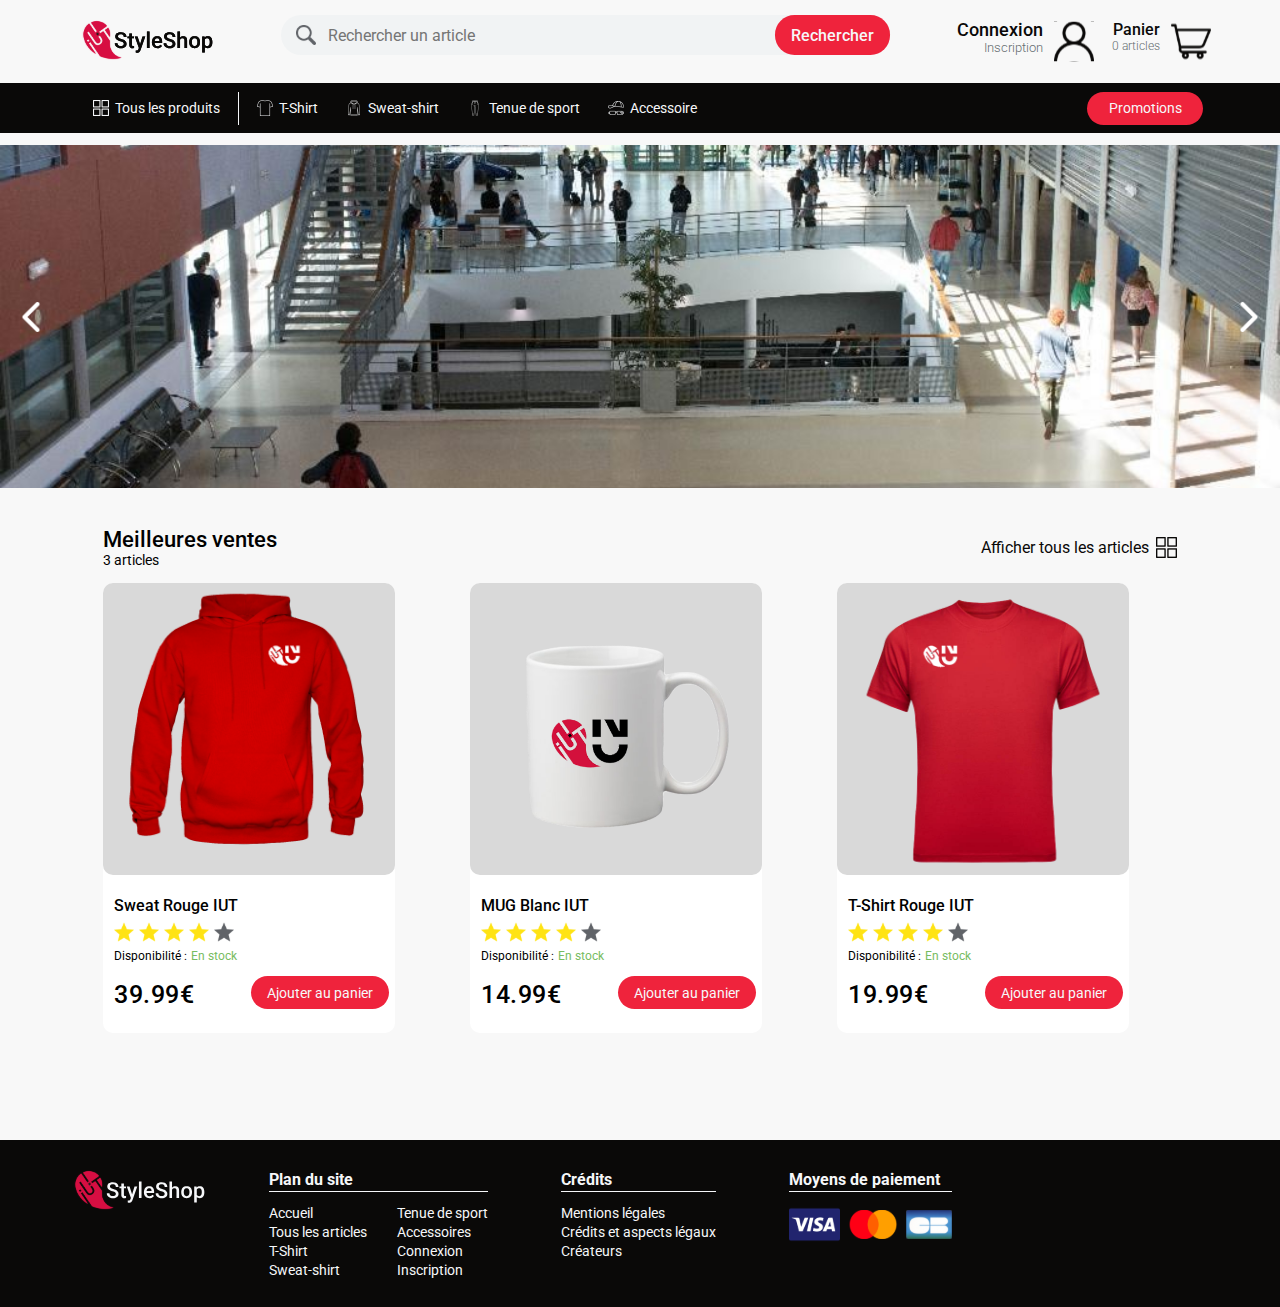
<file: index.html>
<!DOCTYPE html>
<html lang="fr">
<head>
    <meta charset="UTF-8">
    <meta http-equiv="X-UA-Compatible" content="IE=edge">
    <meta name="viewport" content="width=device-width, initial-scale=1.0">
    <title>IutStyleShop</title>
    <link rel="stylesheet" href="./styles/variables.css">
    <link rel="stylesheet" href="./styles/general.css">
    <link rel="stylesheet" href="./styles/homePage.css">
    <link rel="stylesheet" href="./styles/carousel.css">
</head>
<body>
    <header>
        <div class="header-top">
            <a class="link-to-home" href="index.html"><img src="assets/images/Header-Image/logo.svg" alt="Image logo"></a>
            <label class="search-bar" for="search"><!-- Search bar -->
                <div>
                    <img alt="Image of loupe" src="assets/images/loupe.svg" class="image-loupe">
                    <input type="text" id="search" name="search" placeholder="Rechercher un article">
                </div>
                <a class="small-size button important-text" id="button-rechercher" href="#">Rechercher</a>
            </label>
            <div>
                <button class="navigation-link-header">
                    <div>
                        <span class="navigation-link-header-title">Connexion</span>
                        <span class="navigation-link-header-desc">Inscription</span>
                    </div>
                    <img alt="Image of user" src="assets/images/user.svg">
                </button>
                <a class="navigation-link-header" href="card/">
                    <div id="shopping-cart-text">
                        <span class="navigation-link-header-title">Panier</span>
                        <span class="navigation-link-header-desc">0 articles</span>
                    </div>
                    <img alt="Image of shopping cart" src="assets/images/Header-Image/panier.svg">
                </a>
            </div>
        </div>
        <div class="header-down">
            <div class="header-down-link">
                <a href="all-products/">
                    <img src="assets/images/Header-Image/grid.svg" alt="grid">
                    <span>Tous les produits</span>
                </a>
                <img src="assets/images/Header-Image/line.svg" alt="horizontal-line" class="horizontal-line">
                <a href="all-products/t-shirt/">
                    <img src="assets/images/Header-Image/t-shirt.svg" alt="t-shirt">
                    <span>T-Shirt</span>
                </a>
                <a href="all-products/sweatshirt/">
                    <img src="assets/images/Header-Image/sweatshirt.svg" alt="sweatshirt">
                    <span>Sweat-shirt </span>
                </a>
                <a href="all-products/sportswear/">
                    <img src="assets/images/Header-Image/jogger-pants.svg" alt="jogger-pants">
                    <span>Tenue de sport</span>
                </a>
                <a href="all-products/accessories/">
                    <img src="assets/images/Header-Image/accessories.svg" alt="accessories">
                    <span>Accessoire</span>
                </a>
            </div>
            <a class="small-size button basic-text" href="#">Promotions</a>
        </div>
    </header>
    <!-- Carrousel -->
    <section class="carousel">
        <a class="prev"><img src="assets/icons/arrow.png" alt="Previous button"></a>
        <figure class="carousel-images">
            <img src="assets/images/img1.jpg" alt="1 image">
            <img src="assets/images/img2.jpg" alt="2 image">
            <img src="assets/images/img3.jpg" alt="3 image">
        </figure>
        <a class="next"><img src="assets/icons/arrow.png" alt="Next button"></a>
    </section>
    <!-- Section products -->
    <section id="bestsellers-section">
        <div id="header-products">
            <!-- Section title -->
            <div class="section-title">
                <span class="section-title-name">Meilleures ventes</span>
                <span class="section-title-results">3 articles</span>
            </div>
            <!-- Btn 'All products' -->
            <a class="header-products-btn" href="all-products/">
                Afficher tous les articles
                <img src="assets/icons/grid.png" alt="Grid">
            </a>
        </div>
        <div id="products">
            <!-- Article 1 -->
            <div id="sweatshirt_iut_rouge" class="boite_article"> 
                <img class="image" src="products/sweatshirt_iut_rouge/image1.png" alt="Claquettes">
                <div class="bas_article"><div class="medium-important-text product-btn">Sweat Rouge IUT</div>
                <div class="stars"><img alt="Etoile Jaune" src="assets/icons/marquer-comme-star-preferee.svg">
                    <img alt="Etoile Jaune" src="assets/icons/marquer-comme-star-preferee.svg">
                    <img alt="Etoile Jaune" src="assets/icons/marquer-comme-star-preferee.svg">
                    <img alt="Etoile Jaune" src="assets/icons/marquer-comme-star-preferee.svg">
                    <img alt="Etoile Gris" src="assets/icons/marquer-comme-star-pas-preferee.svg">
                </div><div class="availablity"><div class="small-text">Disponibilité :</div>
                <div class="small-text green">En stock</div></div><div class="price-btn">
                    <div class="price">39.99€</div>
                    <a class="button medium-size basic-text btn-add-card">Ajouter au panier</a>
                </div>
            </div>
            </div>
            <!-- Article 2 -->
            <div id="mug_iut" class="boite_article"> 
                <img class="image" src="products/mug_iut/image1.png" alt="Claquettes">
                <div class="bas_article">
                <div class="medium-important-text product-btn">MUG Blanc IUT</div>
                <div class="stars">
                    <img alt="Etoile Jaune" src="assets/icons/marquer-comme-star-preferee.svg">
                    <img alt="Etoile Jaune" src="assets/icons/marquer-comme-star-preferee.svg">
                    <img alt="Etoile Jaune" src="assets/icons/marquer-comme-star-preferee.svg">
                    <img alt="Etoile Jaune" src="assets/icons/marquer-comme-star-preferee.svg">
                    <img alt="Etoile Gris" src="assets/icons/marquer-comme-star-pas-preferee.svg">
                </div><div class="availablity">
                    <div class="small-text">Disponibilité :</div>
                    <div class="small-text green">En stock</div>
                </div>
                <div class="price-btn">
                    <div class="price">14.99€</div>
                    <a class="button medium-size basic-text btn-add-card">Ajouter au panier</a>
                </div>
            </div>
            </div>
        <!-- Article 3 -->
        <div id="tshirt_iut_rouge" class="boite_article"> <img class="image" src="products/tshirt_iut_rouge/image1.png" alt="Claquettes"><div class="bas_article"><div class="medium-important-text product-btn">T-Shirt Rouge IUT</div><div class="stars"><img alt="Etoile Jaune" src="assets/icons/marquer-comme-star-preferee.svg"><img alt="Etoile Jaune" src="assets/icons/marquer-comme-star-preferee.svg"><img alt="Etoile Jaune" src="assets/icons/marquer-comme-star-preferee.svg"><img alt="Etoile Jaune" src="assets/icons/marquer-comme-star-preferee.svg"><img alt="Etoile Gris" src="assets/icons/marquer-comme-star-pas-preferee.svg"></div><div class="availablity"><div class="small-text">Disponibilité :</div><div class="small-text green">En stock</div></div><div class="price-btn"><div class="price">19.99€</div><a class="button medium-size basic-text btn-add-card">Ajouter au panier</a></div></div></div>
        </div>
    </section>
    <!-- Footer -->
    <footer>
        <img id="footer-logo" src="assets/icons/logo.svg" alt="IUTStyleShop logo">
        <!-- Sitemap -->
        <div class="footer-box-container">
            <h3 class="footer-box-title">Plan du site</h3>
            <div class="footer-box">
                <ul>
                    <li><a href="#">Accueil</a></li>
                    <li><a href="all-products/">Tous les articles</a></li>
                    <li><a href="all-products/t-shirt/">T-Shirt</a></li>
                    <li><a href="all-products/sweatshirt/">Sweat-shirt</a></li>
                </ul>
                <ul>
                    <li><a href="all-products/sportswear/">Tenue de sport</a></li>
                    <li><a href="all-products/accessories/">Accessoires</a></li>
                    <li><a href="#">Connexion</a></li>
                    <li><a href="#">Inscription</a></li>
                </ul>
            </div>
        </div>
        <!-- Credit -->
        <div class="footer-box-container">
            <h3 class="footer-box-title">Crédits</h3>
            <div class="footer-box">
                <ul>
                    <li><a href="#">Mentions légales</a></li>
                    <li><a href="#">Crédits et aspects légaux</a></li>
                    <li><a href="#">Créateurs</a></li>
                </ul>
            </div>
        </div>
        <!-- Payment methods -->
        <div class="footer-box-container">
            <h3 class="footer-box-title">Moyens de paiement</h3>
            <div class="footer-box">
                <div id="payment-methods-images">
                    <img src="assets/icons/visa.svg" alt="Visa logo">
                    <img src="assets/icons/mastercard.svg" alt="Mastercard logo">
                    <img src="assets/icons/card.svg" alt="CB logo">    
                </div>
            </div>
        </div>
    </footer>
</body>
<script src="./scripts/carousel.js"></script>
<script src="scripts/all-products.js"></script>
</html>
</file>
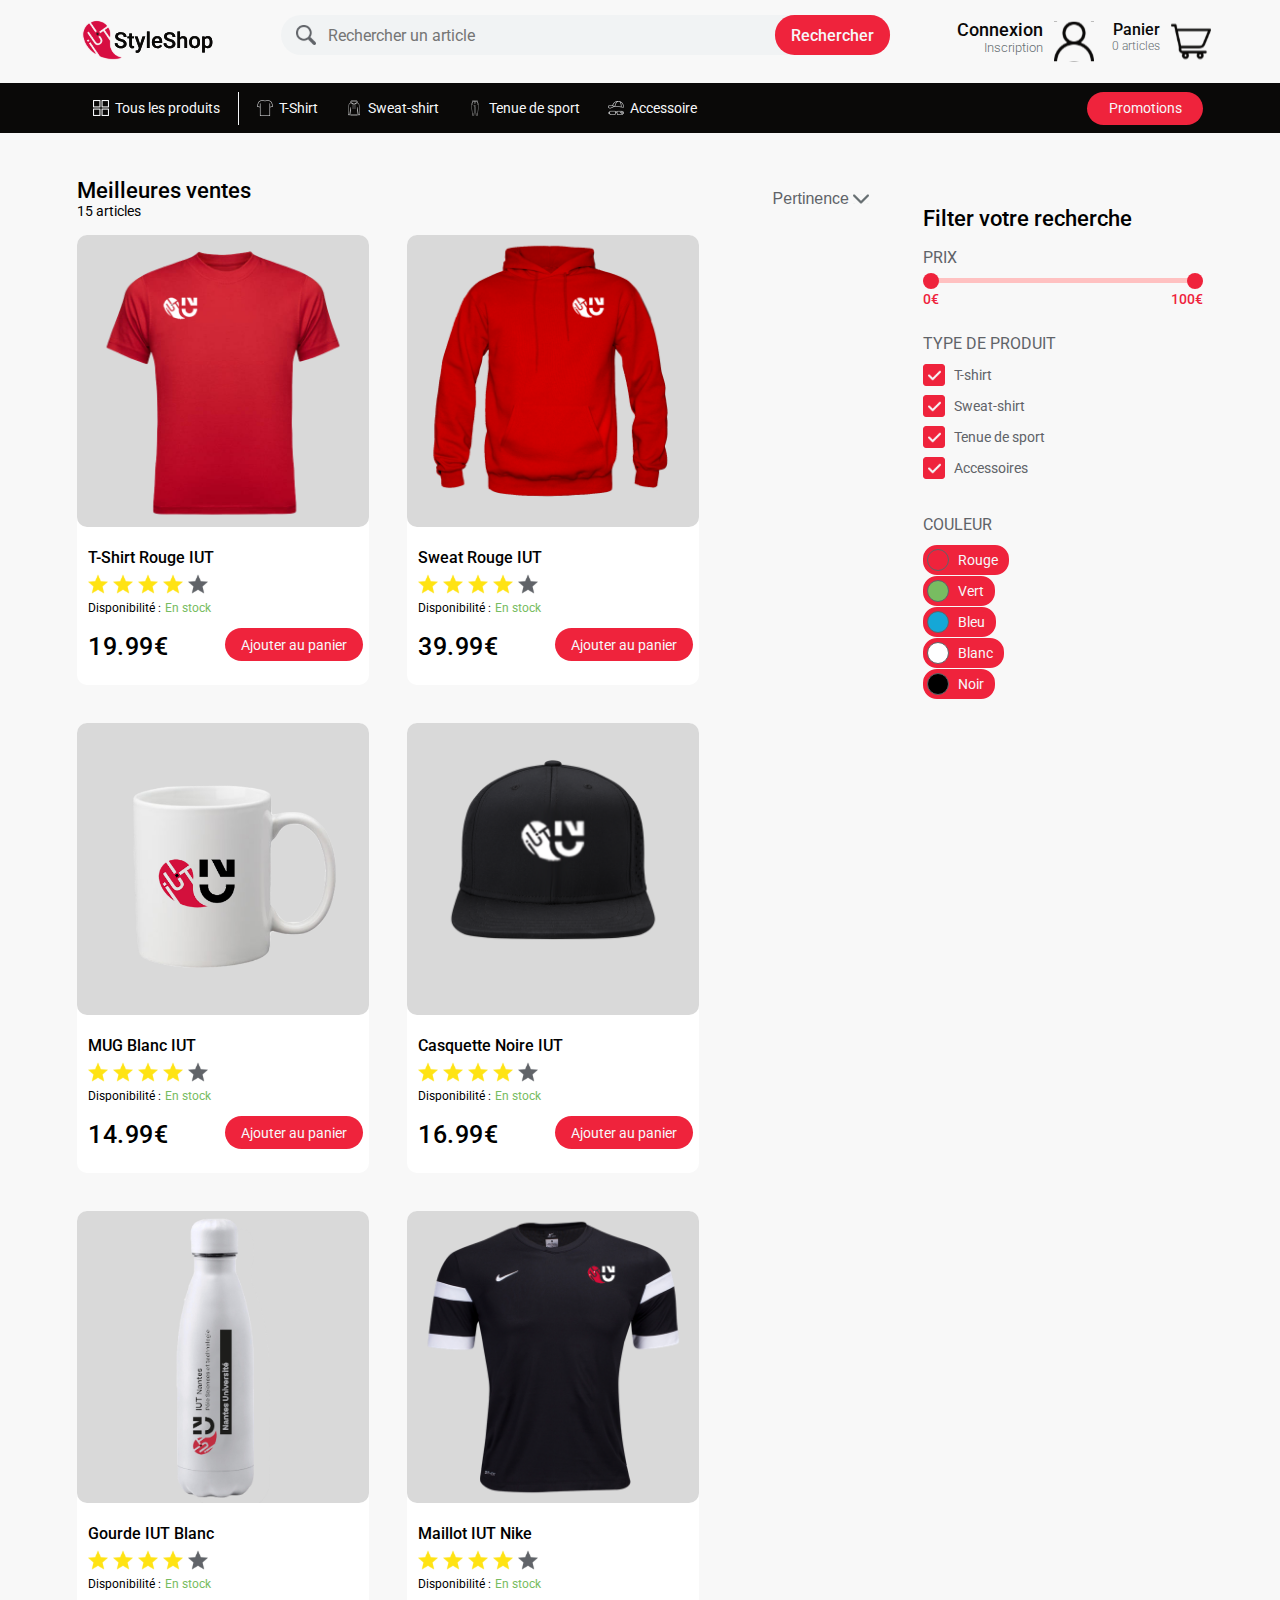
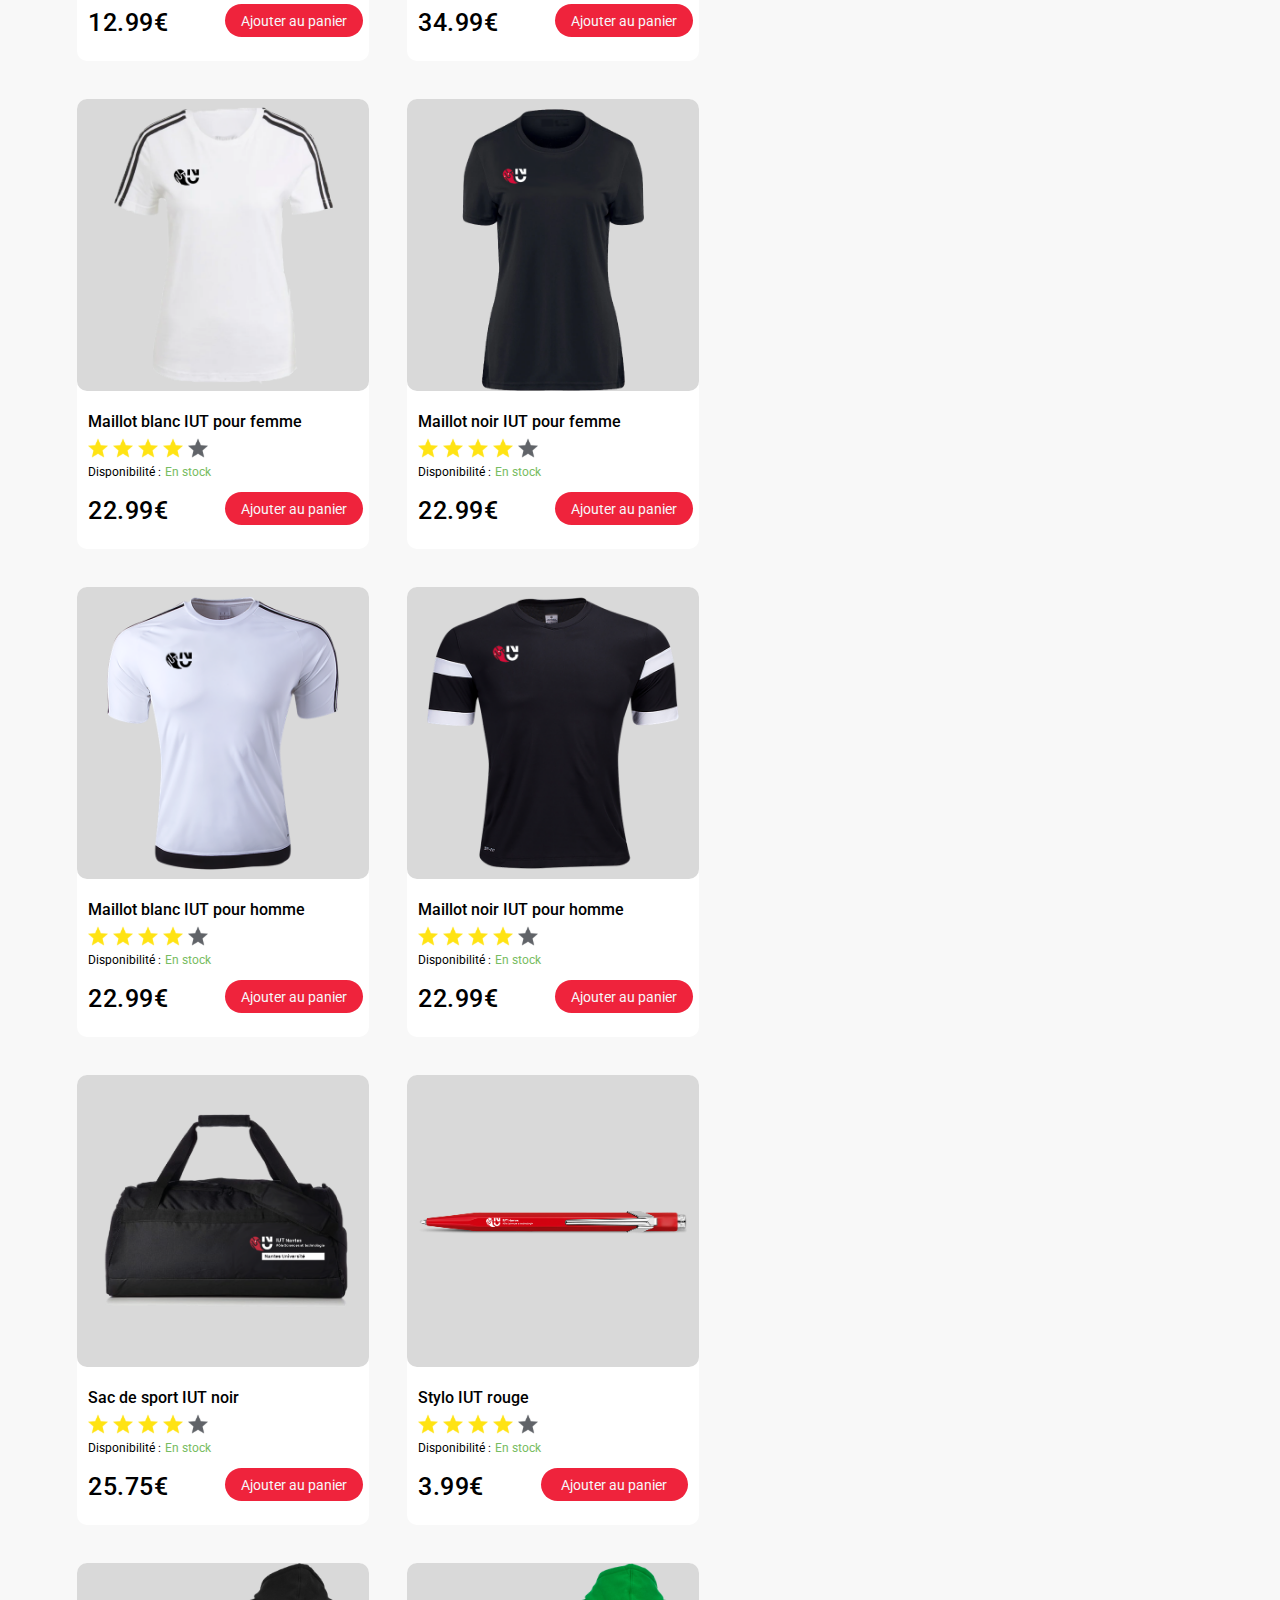
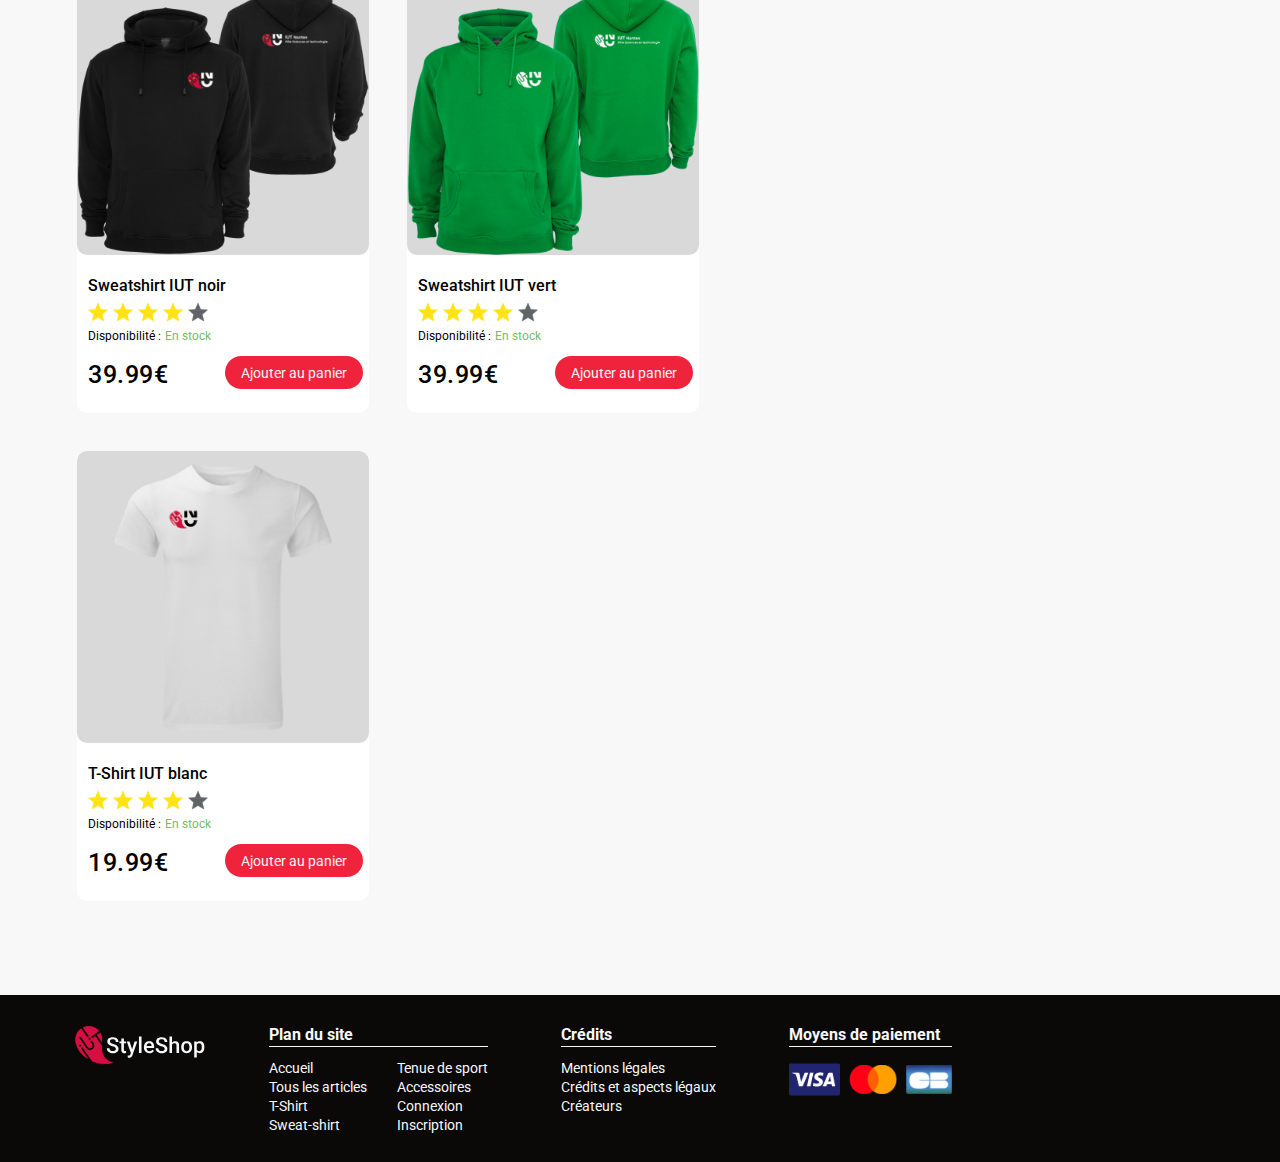
<file: all-products/index.html>
<!DOCTYPE html>
<html lang="fr">
<head>
    <meta charset="UTF-8">
    <meta http-equiv="X-UA-Compatible" content="IE=edge">
    <meta name="viewport" content="width=device-width, initial-scale=1.0">
    <title>Tous les produits - IutStyleShop</title>
    <link rel="stylesheet" href="../styles/variables.css">
    <link rel="stylesheet" href="../styles/general.css">
    <link rel="stylesheet" href="../styles/all-products.css">
</head>
<body>
    <header>
        <div class="header-top">
            <a class="link-to-home" href="../"><img src="../assets/images/Header-Image/logo.svg" alt="Image logo"></a>
            <label class="search-bar" for="search"><!-- Search bar -->
                <div>
                    <img alt="Image of loupe" src="../assets/images/loupe.svg" class="image-loupe">
                    <input type="text" id="search" name="search" placeholder="Rechercher un article">
                </div>
                <a class="small-size button important-text" id="button-rechercher" href="#">Rechercher</a>
            </label>
            <div>
                <button class="navigation-link-header">
                    <div>
                        <span class="navigation-link-header-title">Connexion</span>
                        <span class="navigation-link-header-desc">Inscription</span>
                    </div>
                    <img alt="Image of user" src="../assets/images/user.svg">
                </button>
                <a class="navigation-link-header" href="../card/">
                    <div id="shopping-cart-text">
                        <span class="navigation-link-header-title">Panier</span>
                        <span class="navigation-link-header-desc">0 articles</span>
                    </div>
                    <img alt="Image of shopping cart" src="../assets/images/Header-Image/panier.svg">
                </a>
            </div>
        </div>
        <div class="header-down">
            <div class="header-down-link">
                <a href="../all-products/">
                    <img src="../assets/images/Header-Image/grid.svg" alt="grid">
                    <span>Tous les produits</span>
                </a>
                <img src="../assets/images/Header-Image/line.svg" alt="horizontal-line" class="horizontal-line">
                <a href="t-shirt/">
                    <img src="../assets/images/Header-Image/t-shirt.svg" alt="t-shirt">
                    <span>T-Shirt</span>
                </a>
                <a href="sweatshirt/">
                    <img src="../assets/images/Header-Image/sweatshirt.svg" alt="sweatshirt">
                    <span>Sweat-shirt </span>
                </a>
                <a href="sportswear/">
                    <img src="../assets/images/Header-Image/jogger-pants.svg" alt="jogger-pants">
                    <span>Tenue de sport</span>
                </a>
                <a href="accessories/">
                    <img src="../assets/images/Header-Image/accessories.svg" alt="accessories">
                    <span>Accessoire</span>
                </a>
            </div>
            <a class="small-size button basic-text" href="#">Promotions</a>
        </div>
    </header>
    <main>
        <!-- Articles -->
        <div id="articles-part">
            <div id="header-products">
                <!-- Section title -->
                <div class="section-title">
                    <span class="section-title-name">Meilleures ventes</span>
                    <span id="nb-articles" class="section-title-results">0 articles</span>
                </div>
                <!-- Btn 'All products' -->
                <select title="sort-order" id="sort-order">
                    <option value="pertinance">Pertinence</option>
                    <option value="ascending-price">Prix croissant</option>
                    <option value="descending-price">Prix décroissant</option>
                </select>
            </div>
            <!-- Section products -->
            <section id="products-section">
                <!-- ALL PRODUCTS -->
            </section>    
        </div>
        <!-- Section filters -->
        <section id="filter-section">
            <span id="filter-section-title">Filter votre recherche</span>
            <!-- Price Slider -->
            <div class="filter-container" id="price-slider">
                <span class="filter-title">prix</span>
                <div class="range_container">
                    <div class="sliders_control">
                        <input id="fromSlider" type="range" value="0" min="0" max="100"/>
                        <input id="toSlider" type="range" value="100" min="0" max="100"/>
                        <div id="range-values">
                            <span id="fromValue">0</span>
                            <span id="toValue">100</span>
                        </div>
                    </div>
                </div>
            </div>
            <!-- Product type -->
            <div class="filter-container" id="type-checkbox">
                <span class="filter-title">type de produit</span>
                <div class="range_container">
                    <ul id="product-type">
                        <li>
                            <input checked type="checkbox" id="tshirt" name="tshirt" value="tshirt">
                            <label for="tshirt">T-shirt</label>
                        </li>
                        <li>
                            <input checked type="checkbox" id="sweatshirt" name="sweatshirt" value="sweatshirt">
                            <label for="sweatshirt">Sweat-shirt</label>
                        </li>
                        <li>
                            <input checked type="checkbox" id="sportswear" name="sportswear" value="sportswear">
                            <label for="sportswear">Tenue de sport</label>
                        </li>
                        <li>
                            <input checked type="checkbox" id="accessories" name="accessories" value="accessories">
                            <label for="accessories">Accessoires</label>
                        </li>
                    </ul>
                </div>
            </div>
            <!-- Product color -->
            <div class="filter-container" id="color-checkbox">
            <span class="filter-title">couleur</span>
            <div class="range_container">
                    <ul id="product-color">
                        <li>
                            <input checked checked type="checkbox" id="red" name="red" value="white">
                            <label for="red">Rouge</label>
                        </li>
                        <li>
                            <input checked type="checkbox" id="green" name="green" value="white">
                            <label for="green">Vert</label>
                        </li>
                        <li>
                            <input checked type="checkbox" id="blue" name="blue" value="blue">
                            <label for="blue">Bleu</label>
                        </li>
                        <li>
                            <input checked type="checkbox" id="white" name="white" value="white">
                            <label for="white">Blanc</label>
                        </li>
                        <li>
                            <input checked type="checkbox" id="black" name="black" value="black">
                            <label for="black">Noir</label>
                        </li>
                    </ul>
                </div>
            </div>
        </section>
    </main>
    <footer>
        <img id="footer-logo" src="../assets/icons/logo.svg" alt="IUTStyleShop logo">
        <!-- Sitemap -->
        <div class="footer-box-container">
            <h3 class="footer-box-title">Plan du site</h3>
            <div class="footer-box">
                <ul>
                    <li><a href="../">Accueil</a></li>
                    <li><a href="../all-products/">Tous les articles</a></li>
                    <li><a href="t-shirt/">T-Shirt</a></li>
                    <li><a href="sweatshirt/">Sweat-shirt</a></li>
                </ul>
                <ul>
                    <li><a href="sportswear/">Tenue de sport</a></li>
                    <li><a href="accessories/">Accessoires</a></li>
                    <li><a href="#">Connexion</a></li>
                    <li><a href="#">Inscription</a></li>
                </ul>
            </div>
        </div>
        <!-- Credit -->
        <div class="footer-box-container">
            <h3 class="footer-box-title">Crédits</h3>
            <div class="footer-box">
                <ul>
                    <li><a href="#">Mentions légales</a></li>
                    <li><a href="#">Crédits et aspects légaux</a></li>
                    <li><a href="#">Créateurs</a></li>
                </ul>
            </div>
        </div>
        <!-- Payment methods -->
        <div class="footer-box-container">
            <h3 class="footer-box-title">Moyens de paiement</h3>
            <div class="footer-box">
                <div id="payment-methods-images">
                    <img src="../assets/icons/visa.svg" alt="Visa logo">
                    <img src="../assets/icons/mastercard.svg" alt="Mastercard logo">
                    <img src="../assets/icons/card.svg" alt="CB logo">
                </div>
            </div>
        </div>
    </footer>
</body>
<script src="../scripts/all-products.js"></script>
</file>
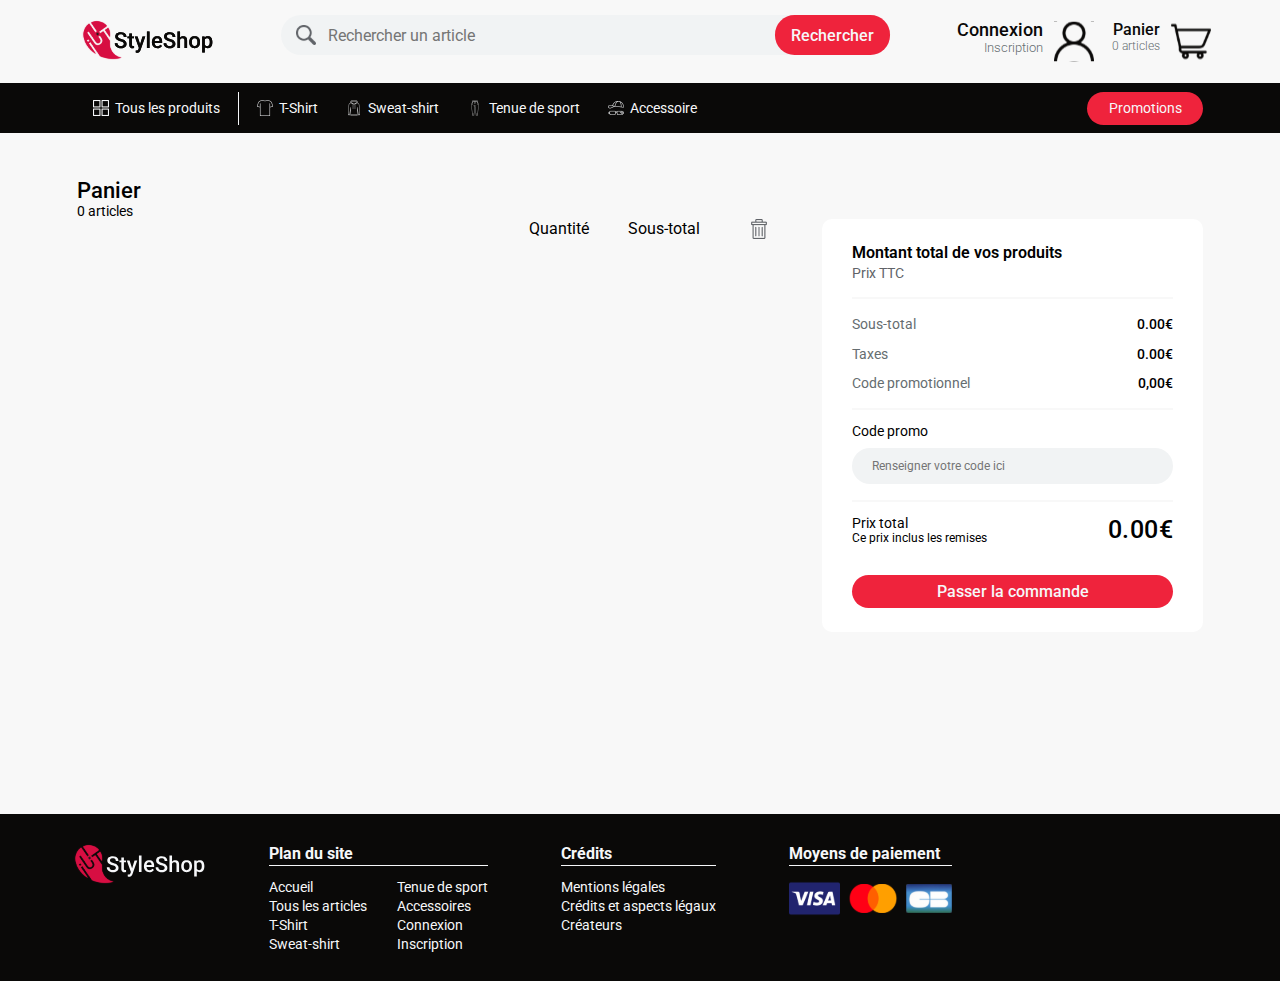
<file: card/index.html>
<!DOCTYPE html>
<html lang="fr">
<head>
    <meta charset="UTF-8">
    <meta http-equiv="X-UA-Compatible" content="IE=edge">
    <meta name="viewport" content="width=device-width, initial-scale=1.0">
    <title>Panier - IutStyleShop</title>
    <link rel="stylesheet" href="../styles/variables.css">
    <link rel="stylesheet" href="../styles/general.css">
    <link rel="stylesheet" href="../styles/carousel.css">
    <link rel="stylesheet" href="../styles/cart.css">
</head>
<body>
    <header>
        <div class="header-top">
            <a class="link-to-home" href="../"><img src="../assets/images/Header-Image/logo.svg" alt="Image logo"></a>
            <label class="search-bar" for="search"><!-- Search bar -->
                <div>
                    <img alt="Image of loupe" src="../assets/images/loupe.svg" class="image-loupe">
                    <input type="text" id="search" name="search" placeholder="Rechercher un article">
                </div>
                <a class="small-size button important-text" id="button-rechercher" href="#">Rechercher</a>
            </label>
            <div>
                <button class="navigation-link-header">
                    <div>
                        <span class="navigation-link-header-title">Connexion</span>
                        <span class="navigation-link-header-desc">Inscription</span>
                    </div>
                    <img alt="Image of user" src="../assets/images/user.svg">
                </button>
                <a class="navigation-link-header" href="../card/">
                    <div id="shopping-cart-text">
                        <span class="navigation-link-header-title">Panier</span>
                        <span class="navigation-link-header-desc">0 articles</span>
                    </div>
                    <img alt="Image of shopping cart" src="../assets/images/Header-Image/panier.svg">
                </a>
            </div>
        </div>
        <div class="header-down">
            <div class="header-down-link">
                <a href="../all-products/">
                    <img src="../assets/images/Header-Image/grid.svg" alt="grid">
                    <span>Tous les produits</span>
                </a>
                <img src="../assets/images/Header-Image/line.svg" alt="horizontal-line" class="horizontal-line">
                <a href="../all-products/t-shirt/">
                    <img src="../assets/images/Header-Image/t-shirt.svg" alt="t-shirt">
                    <span>T-Shirt</span>
                </a>
                <a href="../all-products/sweatshirt/">
                    <img src="../assets/images/Header-Image/sweatshirt.svg" alt="sweatshirt">
                    <span>Sweat-shirt </span>
                </a>
                <a href="../all-products/sportswear/">
                    <img src="../assets/images/Header-Image/jogger-pants.svg" alt="jogger-pants">
                    <span>Tenue de sport</span>
                </a>
                <a href="../all-products/accessories/">
                    <img src="../assets/images/Header-Image/accessories.svg" alt="accessories">
                    <span>Accessoire</span>
                </a>
            </div>
            <a class="small-size button basic-text" href="#">Promotions</a>
        </div>
    </header>
    <!-- Section -->
    <section class="sections-panier">
            <!-- Section title -->
            <div class="section-title">
                <span class="section-title-name">Panier</span>
                <span class="section-title-results">3 articles</span>
            </div>
            <div class="articles-payment-box">
            <div id="all-articles" class="all-articles big-size">
                <div class="title-informations-cart">
                    <div></div>
                    <div class="produits-type-small-text">Quantité</div>
                    <div class="produits-type-small-text">Sous-total</div>
                    <img src="../assets/icons/poubelle-de-recyclage.png">
                </div>
            </div> 
            <div class="payment payment-size">
                <div class="first-section-payment">
                    <div class="payment-title-text">Montant total de vos produits</div>
                    <div class="payment-text dark-grey">Prix TTC</div>
                </div>
                <div class="line"></div>
                <div class="second-section-payment">
                    <div class="text-espace"><div class="payment-text grey">Sous-total</div><div id="st" class="payment-text text-weight-price">0,00€</div></div>
                    <div class="text-espace"><div class="payment-text grey">Taxes</div><div id="taxes" class="payment-text text-weight-price">0,00€</div></div>
                    <div class="text-espace"><div class="payment-text grey">Code promotionnel</div><div class="payment-text text-weight-price">0,00€</div></div>
                </div>
                <div class="line"></div>
                <div class="third-section-payment">
                    <div class="payment-text">Code promo</div>
                    <div class="boite-code-promo">
                        <input class="code-promo" type="text" name="code" placeholder="Renseigner votre code ici">
                    </div>
                </div>
                <div class="line"></div>
                <div class="final-section-payment">
                    <div class="text-espace">
                        <div>
                            <div class="payment-text">Prix total</div>
                            <div class="payment-scearch-text">Ce prix inclus les remises</div>
                        </div>
                        <div class="price">0,00€</div>
                    </div>
                </div>
                <a class="payment-size button important-text" href="#">Passer la commande</a>
            </div>
        </div>
    </section>
    <!-- Footer -->
    <footer>
        <img id="footer-logo" src="../assets/icons/logo.svg" alt="IUTStyleShop logo">
        <!-- Sitemap -->
        <div class="footer-box-container">
            <h3 class="footer-box-title">Plan du site</h3>
            <div class="footer-box">
                <ul>
                    <li><a href="../">Accueil</a></li>
                    <li><a href="../all-products/">Tous les articles</a></li>
                    <li><a href="../all-products/t-shirt/">T-Shirt</a></li>
                    <li><a href="../all-products/sweatshirt/">Sweat-shirt</a></li>
                </ul>
                <ul>
                    <li><a href="../all-products/sportswear/">Tenue de sport</a></li>
                    <li><a href="../all-products/accessories/">Accessoires</a></li>
                    <li><a href="#">Connexion</a></li>
                    <li><a href="#">Inscription</a></li>
                </ul>
            </div>
        </div>
        <!-- Credit -->
        <div class="footer-box-container">
            <h3 class="footer-box-title">Crédits</h3>
            <div class="footer-box">
                <ul>
                    <li><a href="#">Mentions légales</a></li>
                    <li><a href="#">Crédits et aspects légaux</a></li>
                    <li><a href="#">Créateurs</a></li>
                </ul>
            </div>
        </div>
        <!-- Payment methods -->
        <div class="footer-box-container">
            <h3 class="footer-box-title">Moyens de paiement</h3>
            <div class="footer-box">
                <div id="payment-methods-images">
                    <img src="../assets/icons/visa.svg" alt="Visa logo">
                    <img src="../assets/icons/mastercard.svg" alt="Mastercard logo">
                    <img src="../assets/icons/card.svg" alt="CB logo">
                </div>
            </div>
        </div>
    </footer>
</body>
</html>
<script src="../scripts/all-products.js"></script>
</file>
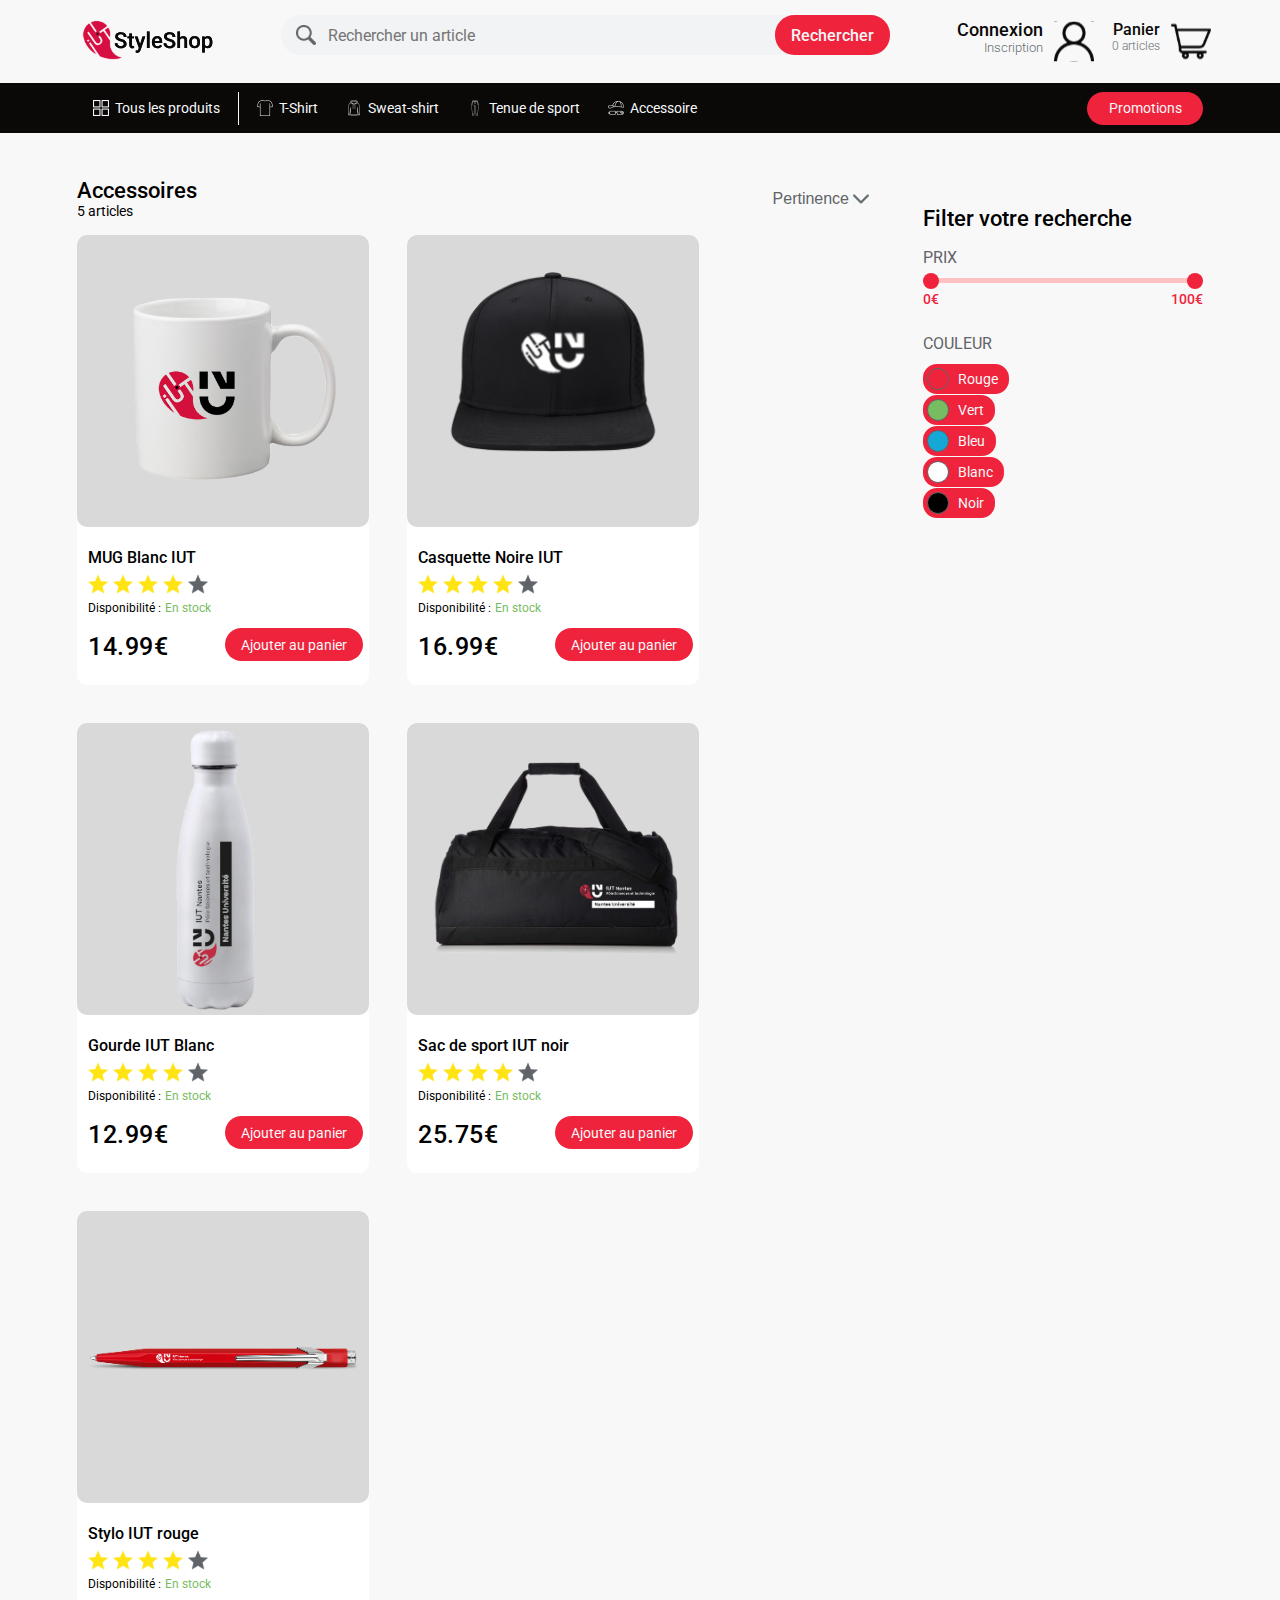
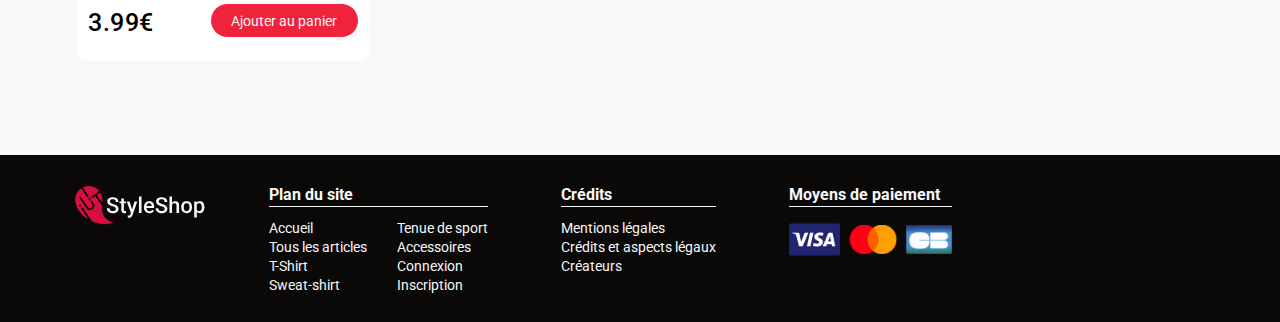
<file: all-products/accessories/index.html>
<!DOCTYPE html>
<html lang="fr">
<head>
    <meta charset="UTF-8">
    <meta http-equiv="X-UA-Compatible" content="IE=edge">
    <meta name="viewport" content="width=device-width, initial-scale=1.0">
    <title>Accessoires - IUTStyleShop</title>
    <link rel="stylesheet" href="../../styles/variables.css">
    <link rel="stylesheet" href="../../styles/general.css">
    <link rel="stylesheet" href="../../styles/all-products.css">
</head>
<body>
    <header>
        <div class="header-top">
            <a class="link-to-home" href="../../"><img src="../../assets/images/Header-Image/logo.svg" alt="Image logo"></a>
            <label class="search-bar" for="search"><!-- Search bar -->
                <div>
                    <img alt="Image of loupe" src="../../assets/images/loupe.svg" class="image-loupe">
                    <input type="text" id="search" name="search" placeholder="Rechercher un article">
                </div>
                <a class="small-size button important-text" id="button-rechercher" href="#">Rechercher</a>
            </label>
            <div>
                <button class="navigation-link-header">
                    <div>
                        <span class="navigation-link-header-title">Connexion</span>
                        <span class="navigation-link-header-desc">Inscription</span>
                    </div>
                    <img alt="Image of user" src="../../assets/images/user.svg">
                </button>
                <a class="navigation-link-header" href="../../card/">
                    <div id="shopping-cart-text">
                        <span class="navigation-link-header-title">Panier</span>
                        <span class="navigation-link-header-desc">0 articles</span>
                    </div>
                    <img alt="Image of shopping cart" src="../../assets/images/Header-Image/panier.svg">
                </a>
            </div>
        </div>
        <div class="header-down">
            <div class="header-down-link">
                <a href="../">
                    <img src="../../assets/images/Header-Image/grid.svg" alt="grid">
                    <span>Tous les produits</span>
                </a>
                <img src="../../assets/images/Header-Image/line.svg" alt="horizontal-line" class="horizontal-line">
                <a href="../t-shirt/">
                    <img src="../../assets/images/Header-Image/t-shirt.svg" alt="t-shirt">
                    <span>T-Shirt</span>
                </a>
                <a href="../sweatshirt/">
                    <img src="../../assets/images/Header-Image/sweatshirt.svg" alt="sweatshirt">
                    <span>Sweat-shirt </span>
                </a>
                <a href="../sportswear/">
                    <img src="../../assets/images/Header-Image/jogger-pants.svg" alt="jogger-pants">
                    <span>Tenue de sport</span>
                </a>
                <a href="../accessories/">
                    <img src="../../assets/images/Header-Image/accessories.svg" alt="accessories">
                    <span>Accessoire</span>
                </a>
            </div>
            <a class="small-size button basic-text" href="#">Promotions</a>
        </div>
    </header>
    <main>
        <!-- Articles -->
        <div id="articles-part">
            <div id="header-products">
                <!-- Section title -->
                <div class="section-title">
                    <span class="section-title-name">Accessoires</span>
                    <span id="nb-articles" class="section-title-results">0 articles</span>
                </div>
                <!-- Btn 'All products' -->
                <select title="sort-order" id="sort-order">
                    <option value="pertinance">Pertinence</option>
                    <option value="ascending-price">Prix croissant</option>
                    <option value="descending-price">Prix décroissant</option>
                </select>
            </div>
            <!-- Section products -->
            <section id="products-section">
                <!-- ALL PRODUCTS -->
            </section>    
        </div>
        <!-- Section filters -->
        <section id="filter-section">
            <span id="filter-section-title">Filter votre recherche</span>
            <!-- Price Slider -->
            <div class="filter-container" id="price-slider">
                <span class="filter-title">prix</span>
                <div class="range_container">
                    <div class="sliders_control">
                        <input id="fromSlider" type="range" value="0" min="0" max="100"/>
                        <input id="toSlider" type="range" value="100" min="0" max="100"/>
                        <div id="range-values">
                            <span id="fromValue">0</span>
                            <span id="toValue">100</span>
                        </div>
                    </div>
                </div>
            </div>
            <!-- Product color -->
            <div class="filter-container" id="color-checkbox">
            <span class="filter-title">couleur</span>
            <div class="range_container">
                    <ul id="product-color">
                        <li>
                            <input checked checked type="checkbox" id="red" name="red" value="white">
                            <label for="red">Rouge</label>
                        </li>
                        <li>
                            <input checked type="checkbox" id="green" name="green" value="white">
                            <label for="green">Vert</label>
                        </li>
                        <li>
                            <input checked type="checkbox" id="blue" name="blue" value="blue">
                            <label for="blue">Bleu</label>
                        </li>
                        <li>
                            <input checked type="checkbox" id="white" name="white" value="white">
                            <label for="white">Blanc</label>
                        </li>
                        <li>
                            <input checked type="checkbox" id="black" name="black" value="black">
                            <label for="black">Noir</label>
                        </li>
                    </ul>
                </div>
            </div>
        </section>
    </main>
    <footer>
        <img id="footer-logo" src="../../assets/icons/logo.svg" alt="IUTStyleShop logo">
        <!-- Sitemap -->
        <div class="footer-box-container">
            <h3 class="footer-box-title">Plan du site</h3>
            <div class="footer-box">
                <ul>
                    <li><a href="../../">Accueil</a></li>
                    <li><a href="../../all-products/">Tous les articles</a></li>
                    <li><a href="../t-shirt/">T-Shirt</a></li>
                    <li><a href="../sweatshirt/">Sweat-shirt</a></li>
                </ul>
                <ul>
                    <li><a href="../sportswear/">Tenue de sport</a></li>
                    <li><a href="../accessories/">Accessoires</a></li>
                    <li><a href="#">Connexion</a></li>
                    <li><a href="#">Inscription</a></li>
                </ul>
            </div>
        </div>
        <!-- Credit -->
        <div class="footer-box-container">
            <h3 class="footer-box-title">Crédits</h3>
            <div class="footer-box">
                <ul>
                    <li><a href="#">Mentions légales</a></li>
                    <li><a href="#">Crédits et aspects légaux</a></li>
                    <li><a href="#">Créateurs</a></li>
                </ul>
            </div>
        </div>
        <!-- Payment methods -->
        <div class="footer-box-container">
            <h3 class="footer-box-title">Moyens de paiement</h3>
            <div class="footer-box">
                <div id="payment-methods-images">
                    <img src="../../assets/icons/visa.svg" alt="Visa logo">
                    <img src="../../assets/icons/mastercard.svg" alt="Mastercard logo">
                    <img src="../../assets/icons/card.svg" alt="CB logo">
                </div>
            </div>
        </div>
    </footer>
</body>
<script src="../../scripts/all-products.js"></script>
</file>
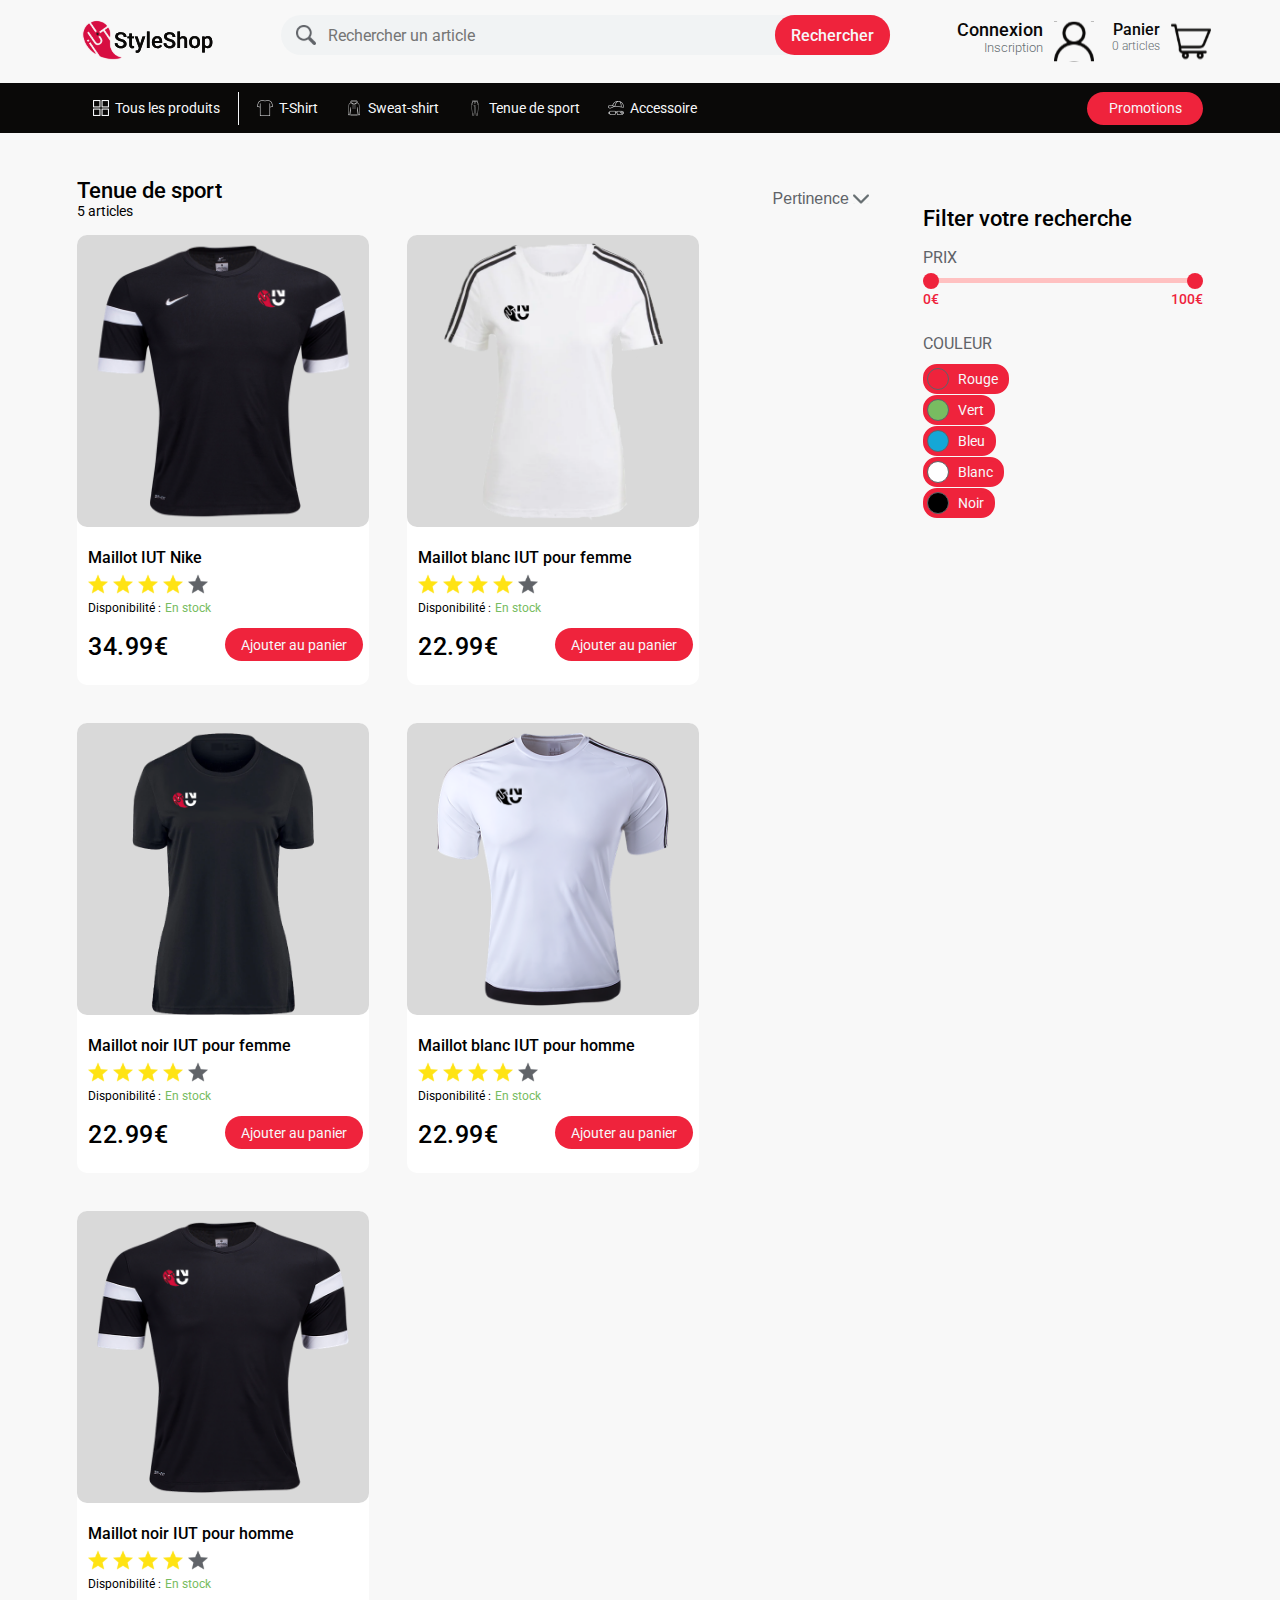
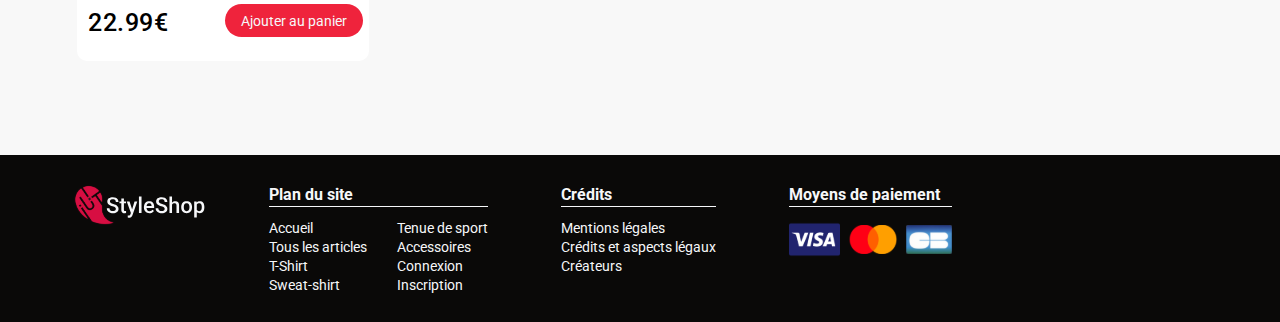
<file: all-products/sportswear/index.html>
<!DOCTYPE html>
<html lang="fr">
<head>
    <meta charset="UTF-8">
    <meta http-equiv="X-UA-Compatible" content="IE=edge">
    <meta name="viewport" content="width=device-width, initial-scale=1.0">
    <title>Tenue de sport - IUTStyleShop</title>
    <link rel="stylesheet" href="../../styles/variables.css">
    <link rel="stylesheet" href="../../styles/general.css">
    <link rel="stylesheet" href="../../styles/all-products.css">
</head>
<body>
    <header>
        <div class="header-top">
            <a class="link-to-home" href="../../"><img src="../../assets/images/Header-Image/logo.svg" alt="Image logo"></a>
            <label class="search-bar" for="search"><!-- Search bar -->
                <div>
                    <img alt="Image of loupe" src="../../assets/images/loupe.svg" class="image-loupe">
                    <input type="text" id="search" name="search" placeholder="Rechercher un article">
                </div>
                <a class="small-size button important-text" id="button-rechercher" href="#">Rechercher</a>
            </label>
            <div>
                <button class="navigation-link-header">
                    <div>
                        <span class="navigation-link-header-title">Connexion</span>
                        <span class="navigation-link-header-desc">Inscription</span>
                    </div>
                    <img alt="Image of user" src="../../assets/images/user.svg">
                </button>
                <a class="navigation-link-header" href="../../card/">
                    <div id="shopping-cart-text">
                        <span class="navigation-link-header-title">Panier</span>
                        <span class="navigation-link-header-desc">0 articles</span>
                    </div>
                    <img alt="Image of shopping cart" src="../../assets/images/Header-Image/panier.svg">
                </a>
            </div>
        </div>
        <div class="header-down">
            <div class="header-down-link">
                <a href="../">
                    <img src="../../assets/images/Header-Image/grid.svg" alt="grid">
                    <span>Tous les produits</span>
                </a>
                <img src="../../assets/images/Header-Image/line.svg" alt="horizontal-line" class="horizontal-line">
                <a href="../t-shirt/">
                    <img src="../../assets/images/Header-Image/t-shirt.svg" alt="t-shirt">
                    <span>T-Shirt</span>
                </a>
                <a href="../sweatshirt/">
                    <img src="../../assets/images/Header-Image/sweatshirt.svg" alt="sweatshirt">
                    <span>Sweat-shirt </span>
                </a>
                <a href="../sportswear/">
                    <img src="../../assets/images/Header-Image/jogger-pants.svg" alt="jogger-pants">
                    <span>Tenue de sport</span>
                </a>
                <a href="../accessories/">
                    <img src="../../assets/images/Header-Image/accessories.svg" alt="accessories">
                    <span>Accessoire</span>
                </a>
            </div>
            <a class="small-size button basic-text" href="#">Promotions</a>
        </div>
    </header>
    <main>
        <!-- Articles -->
        <div id="articles-part">
            <div id="header-products">
                <!-- Section title -->
                <div class="section-title">
                    <span class="section-title-name">Tenue de sport</span>
                    <span id="nb-articles" class="section-title-results">0 articles</span>
                </div>
                <!-- Btn 'All products' -->
                <select title="sort-order" id="sort-order">
                    <option value="pertinance">Pertinence</option>
                    <option value="ascending-price">Prix croissant</option>
                    <option value="descending-price">Prix décroissant</option>
                </select>
            </div>
            <!-- Section products -->
            <section id="products-section">
                <!-- ALL PRODUCTS -->
            </section>    
        </div>
        <!-- Section filters -->
        <section id="filter-section">
            <span id="filter-section-title">Filter votre recherche</span>
            <!-- Price Slider -->
            <div class="filter-container" id="price-slider">
                <span class="filter-title">prix</span>
                <div class="range_container">
                    <div class="sliders_control">
                        <input id="fromSlider" type="range" value="0" min="0" max="100"/>
                        <input id="toSlider" type="range" value="100" min="0" max="100"/>
                        <div id="range-values">
                            <span id="fromValue">0</span>
                            <span id="toValue">100</span>
                        </div>
                    </div>
                </div>
            </div>
            <!-- Product color -->
            <div class="filter-container" id="color-checkbox">
            <span class="filter-title">couleur</span>
            <div class="range_container">
                    <ul id="product-color">
                        <li>
                            <input checked checked type="checkbox" id="red" name="red" value="white">
                            <label for="red">Rouge</label>
                        </li>
                        <li>
                            <input checked type="checkbox" id="green" name="green" value="white">
                            <label for="green">Vert</label>
                        </li>
                        <li>
                            <input checked type="checkbox" id="blue" name="blue" value="blue">
                            <label for="blue">Bleu</label>
                        </li>
                        <li>
                            <input checked type="checkbox" id="white" name="white" value="white">
                            <label for="white">Blanc</label>
                        </li>
                        <li>
                            <input checked type="checkbox" id="black" name="black" value="black">
                            <label for="black">Noir</label>
                        </li>
                    </ul>
                </div>
            </div>
        </section>
    </main>
    <footer>
        <img id="footer-logo" src="../../assets/icons/logo.svg" alt="IUTStyleShop logo">
        <!-- Sitemap -->
        <div class="footer-box-container">
            <h3 class="footer-box-title">Plan du site</h3>
            <div class="footer-box">
                <ul>
                    <li><a href="../../">Accueil</a></li>
                    <li><a href="../../all-products/">Tous les articles</a></li>
                    <li><a href="../t-shirt/">T-Shirt</a></li>
                    <li><a href="../sweatshirt/">Sweat-shirt</a></li>
                </ul>
                <ul>
                    <li><a href="../sportswear/">Tenue de sport</a></li>
                    <li><a href="../accessories/">Accessoires</a></li>
                    <li><a href="#">Connexion</a></li>
                    <li><a href="#">Inscription</a></li>
                </ul>
            </div>
        </div>
        <!-- Credit -->
        <div class="footer-box-container">
            <h3 class="footer-box-title">Crédits</h3>
            <div class="footer-box">
                <ul>
                    <li><a href="#">Mentions légales</a></li>
                    <li><a href="#">Crédits et aspects légaux</a></li>
                    <li><a href="#">Créateurs</a></li>
                </ul>
            </div>
        </div>
        <!-- Payment methods -->
        <div class="footer-box-container">
            <h3 class="footer-box-title">Moyens de paiement</h3>
            <div class="footer-box">
                <div id="payment-methods-images">
                    <img src="../../assets/icons/visa.svg" alt="Visa logo">
                    <img src="../../assets/icons/mastercard.svg" alt="Mastercard logo">
                    <img src="../../assets/icons/card.svg" alt="CB logo">
                </div>
            </div>
        </div>
    </footer>
</body>
<script src="../../scripts/all-products.js"></script>
</file>
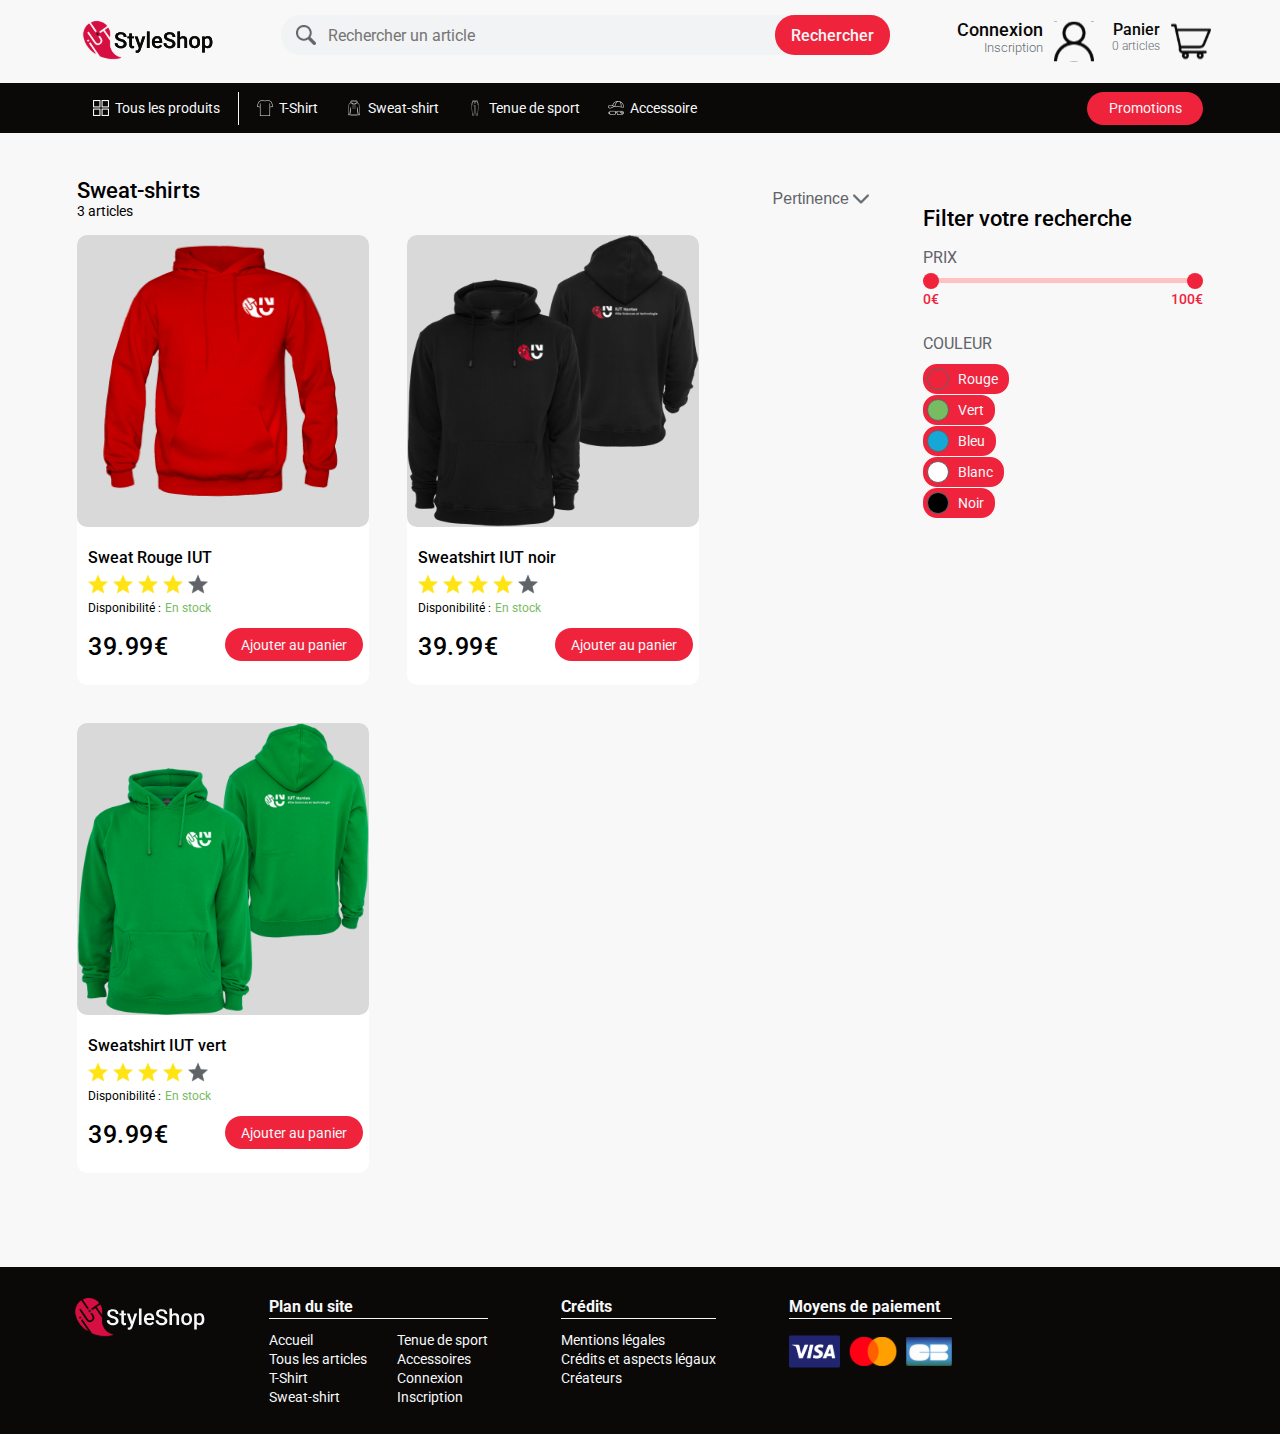
<file: all-products/sweatshirt/index.html>
<!DOCTYPE html>
<html lang="fr">
<head>
    <meta charset="UTF-8">
    <meta http-equiv="X-UA-Compatible" content="IE=edge">
    <meta name="viewport" content="width=device-width, initial-scale=1.0">
    <title>Sweatshirt - IUTStyleShop</title>
    <link rel="stylesheet" href="../../styles/variables.css">
    <link rel="stylesheet" href="../../styles/general.css">
    <link rel="stylesheet" href="../../styles/all-products.css">
</head>
<body>
    <header>
        <div class="header-top">
            <a class="link-to-home" href="../../"><img src="../../assets/images/Header-Image/logo.svg" alt="Image logo"></a>
            <label class="search-bar" for="search"><!-- Search bar -->
                <div>
                    <img alt="Image of loupe" src="../../assets/images/loupe.svg" class="image-loupe">
                    <input type="text" id="search" name="search" placeholder="Rechercher un article">
                </div>
                <a class="small-size button important-text" id="button-rechercher" href="#">Rechercher</a>
            </label>
            <div>
                <button class="navigation-link-header">
                    <div>
                        <span class="navigation-link-header-title">Connexion</span>
                        <span class="navigation-link-header-desc">Inscription</span>
                    </div>
                    <img alt="Image of user" src="../../assets/images/user.svg">
                </button>
                <a class="navigation-link-header" href="../../card/">
                    <div id="shopping-cart-text">
                        <span class="navigation-link-header-title">Panier</span>
                        <span class="navigation-link-header-desc">0 articles</span>
                    </div>
                    <img alt="Image of shopping cart" src="../../assets/images/Header-Image/panier.svg">
                </a>
            </div>
        </div>
        <div class="header-down">
            <div class="header-down-link">
                <a href="../">
                    <img src="../../assets/images/Header-Image/grid.svg" alt="grid">
                    <span>Tous les produits</span>
                </a>
                <img src="../../assets/images/Header-Image/line.svg" alt="horizontal-line" class="horizontal-line">
                <a href="../t-shirt/">
                    <img src="../../assets/images/Header-Image/t-shirt.svg" alt="t-shirt">
                    <span>T-Shirt</span>
                </a>
                <a href="../sweatshirt/">
                    <img src="../../assets/images/Header-Image/sweatshirt.svg" alt="sweatshirt">
                    <span>Sweat-shirt </span>
                </a>
                <a href="../sportswear/">
                    <img src="../../assets/images/Header-Image/jogger-pants.svg" alt="jogger-pants">
                    <span>Tenue de sport</span>
                </a>
                <a href="../accessories/">
                    <img src="../../assets/images/Header-Image/accessories.svg" alt="accessories">
                    <span>Accessoire</span>
                </a>
            </div>
            <a class="small-size button basic-text" href="#">Promotions</a>
        </div>
    </header>
    <main>
        <!-- Articles -->
        <div id="articles-part">
            <div id="header-products">
                <!-- Section title -->
                <div class="section-title">
                    <span class="section-title-name">Sweat-shirts</span>
                    <span id="nb-articles" class="section-title-results">0 articles</span>
                </div>
                <!-- Btn 'All products' -->
                <select title="sort-order" id="sort-order">
                    <option value="pertinance">Pertinence</option>
                    <option value="ascending-price">Prix croissant</option>
                    <option value="descending-price">Prix décroissant</option>
                </select>
            </div>
            <!-- Section products -->
            <section id="products-section">
                <!-- ALL PRODUCTS -->
            </section>    
        </div>
        <!-- Section filters -->
        <section id="filter-section">
            <span id="filter-section-title">Filter votre recherche</span>
            <!-- Price Slider -->
            <div class="filter-container" id="price-slider">
                <span class="filter-title">prix</span>
                <div class="range_container">
                    <div class="sliders_control">
                        <input id="fromSlider" type="range" value="0" min="0" max="100"/>
                        <input id="toSlider" type="range" value="100" min="0" max="100"/>
                        <div id="range-values">
                            <span id="fromValue">0</span>
                            <span id="toValue">100</span>
                        </div>
                    </div>
                </div>
            </div>
            <!-- Product color -->
            <div class="filter-container" id="color-checkbox">
            <span class="filter-title">couleur</span>
            <div class="range_container">
                    <ul id="product-color">
                        <li>
                            <input checked checked type="checkbox" id="red" name="red" value="white">
                            <label for="red">Rouge</label>
                        </li>
                        <li>
                            <input checked type="checkbox" id="green" name="green" value="white">
                            <label for="green">Vert</label>
                        </li>
                        <li>
                            <input checked type="checkbox" id="blue" name="blue" value="blue">
                            <label for="blue">Bleu</label>
                        </li>
                        <li>
                            <input checked type="checkbox" id="white" name="white" value="white">
                            <label for="white">Blanc</label>
                        </li>
                        <li>
                            <input checked type="checkbox" id="black" name="black" value="black">
                            <label for="black">Noir</label>
                        </li>
                    </ul>
                </div>
            </div>
        </section>
    </main>
    <footer>
        <img id="footer-logo" src="../../assets/icons/logo.svg" alt="IUTStyleShop logo">
        <!-- Sitemap -->
        <div class="footer-box-container">
            <h3 class="footer-box-title">Plan du site</h3>
            <div class="footer-box">
                <ul>
                    <li><a href="../../">Accueil</a></li>
                    <li><a href="../../all-products/">Tous les articles</a></li>
                    <li><a href="../t-shirt/">T-Shirt</a></li>
                    <li><a href="../sweatshirt/">Sweat-shirt</a></li>
                </ul>
                <ul>
                    <li><a href="../sportswear/">Tenue de sport</a></li>
                    <li><a href="../accessories/">Accessoires</a></li>
                    <li><a href="#">Connexion</a></li>
                    <li><a href="#">Inscription</a></li>
                </ul>
            </div>
        </div>
        <!-- Credit -->
        <div class="footer-box-container">
            <h3 class="footer-box-title">Crédits</h3>
            <div class="footer-box">
                <ul>
                    <li><a href="#">Mentions légales</a></li>
                    <li><a href="#">Crédits et aspects légaux</a></li>
                    <li><a href="#">Créateurs</a></li>
                </ul>
            </div>
        </div>
        <!-- Payment methods -->
        <div class="footer-box-container">
            <h3 class="footer-box-title">Moyens de paiement</h3>
            <div class="footer-box">
                <div id="payment-methods-images">
                    <img src="../../assets/icons/visa.svg" alt="Visa logo">
                    <img src="../../assets/icons/mastercard.svg" alt="Mastercard logo">
                    <img src="../../assets/icons/card.svg" alt="CB logo">
                </div>
            </div>
        </div>
    </footer>
</body>
<script src="../../scripts/all-products.js"></script>
</file>
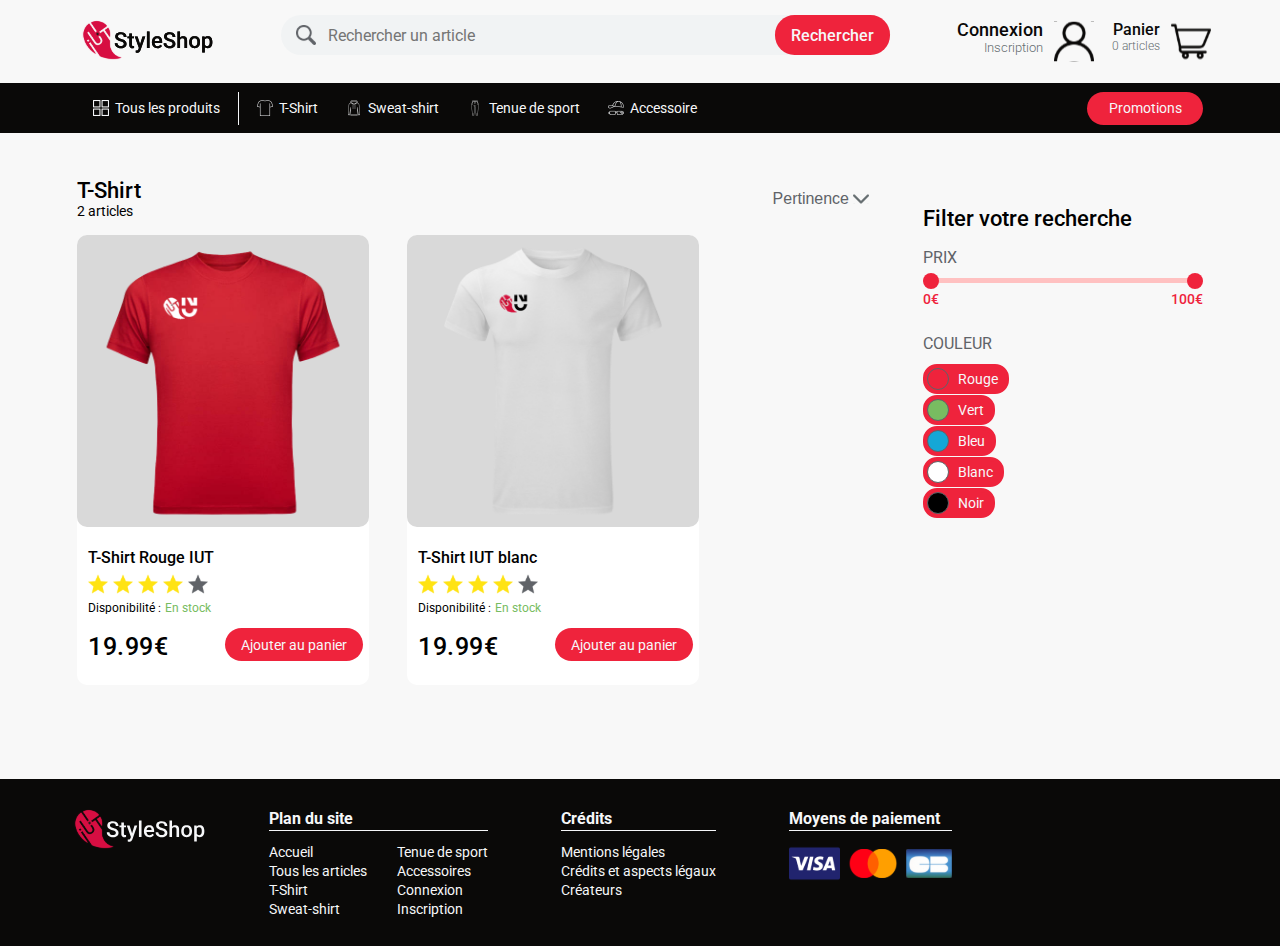
<file: all-products/t-shirt/index.html>
<!DOCTYPE html>
<html lang="fr">
<head>
    <meta charset="UTF-8">
    <meta http-equiv="X-UA-Compatible" content="IE=edge">
    <meta name="viewport" content="width=device-width, initial-scale=1.0">
    <title>T-Shirt - IUTStyleT-Shirt - IUT Style ShopShop</title>
    <link rel="stylesheet" href="../../styles/variables.css">
    <link rel="stylesheet" href="../../styles/general.css">
    <link rel="stylesheet" href="../../styles/all-products.css">
</head>
<body>
    <header>
        <div class="header-top">
            <a class="link-to-home" href="../../"><img src="../../assets/images/Header-Image/logo.svg" alt="Image logo"></a>
            <label class="search-bar" for="search"><!-- Search bar -->
                <div>
                    <img alt="Image of loupe" src="../../assets/images/loupe.svg" class="image-loupe">
                    <input type="text" id="search" name="search" placeholder="Rechercher un article">
                </div>
                <a class="small-size button important-text" id="button-rechercher" href="#">Rechercher</a>
            </label>
            <div>
                <button class="navigation-link-header">
                    <div>
                        <span class="navigation-link-header-title">Connexion</span>
                        <span class="navigation-link-header-desc">Inscription</span>
                    </div>
                    <img alt="Image of user" src="../../assets/images/user.svg">
                </button>
                <a class="navigation-link-header" href="../../card/">
                    <div id="shopping-cart-text">
                        <span class="navigation-link-header-title">Panier</span>
                        <span class="navigation-link-header-desc">0 articles</span>
                    </div>
                    <img alt="Image of shopping cart" src="../../assets/images/Header-Image/panier.svg">
                </a>
            </div>
        </div>
        <div class="header-down">
            <div class="header-down-link">
                <a href="../">
                    <img src="../../assets/images/Header-Image/grid.svg" alt="grid">
                    <span>Tous les produits</span>
                </a>
                <img src="../../assets/images/Header-Image/line.svg" alt="horizontal-line" class="horizontal-line">
                <a href="../t-shirt/">
                    <img src="../../assets/images/Header-Image/t-shirt.svg" alt="t-shirt">
                    <span>T-Shirt</span>
                </a>
                <a href="../sweatshirt/">
                    <img src="../../assets/images/Header-Image/sweatshirt.svg" alt="sweatshirt">
                    <span>Sweat-shirt </span>
                </a>
                <a href="../sportswear/">
                    <img src="../../assets/images/Header-Image/jogger-pants.svg" alt="jogger-pants">
                    <span>Tenue de sport</span>
                </a>
                <a href="../accessories/">
                    <img src="../../assets/images/Header-Image/accessories.svg" alt="accessories">
                    <span>Accessoire</span>
                </a>
            </div>
            <a class="small-size button basic-text" href="#">Promotions</a>
        </div>
    </header>
    <main>
        <!-- Articles -->
        <div id="articles-part">
            <div id="header-products">
                <!-- Section title -->
                <div class="section-title">
                    <span class="section-title-name">T-Shirt</span>
                    <span id="nb-articles" class="section-title-results">0 articles</span>
                </div>
                <!-- Btn 'All products' -->
                <select title="sort-order" id="sort-order">
                    <option value="pertinance">Pertinence</option>
                    <option value="ascending-price">Prix croissant</option>
                    <option value="descending-price">Prix décroissant</option>
                </select>
            </div>
            <!-- Section products -->
            <section id="products-section">
                <!-- ALL PRODUCTS -->
            </section>    
        </div>
        <!-- Section filters -->
        <section id="filter-section">
            <span id="filter-section-title">Filter votre recherche</span>
            <!-- Price Slider -->
            <div class="filter-container" id="price-slider">
                <span class="filter-title">prix</span>
                <div class="range_container">
                    <div class="sliders_control">
                        <input id="fromSlider" type="range" value="0" min="0" max="100"/>
                        <input id="toSlider" type="range" value="100" min="0" max="100"/>
                        <div id="range-values">
                            <span id="fromValue">0</span>
                            <span id="toValue">100</span>
                        </div>
                    </div>
                </div>
            </div>
            <!-- Product color -->
            <div class="filter-container" id="color-checkbox">
            <span class="filter-title">couleur</span>
            <div class="range_container">
                    <ul id="product-color">
                        <li>
                            <input checked checked type="checkbox" id="red" name="red" value="white">
                            <label for="red">Rouge</label>
                        </li>
                        <li>
                            <input checked type="checkbox" id="green" name="green" value="white">
                            <label for="green">Vert</label>
                        </li>
                        <li>
                            <input checked type="checkbox" id="blue" name="blue" value="blue">
                            <label for="blue">Bleu</label>
                        </li>
                        <li>
                            <input checked type="checkbox" id="white" name="white" value="white">
                            <label for="white">Blanc</label>
                        </li>
                        <li>
                            <input checked type="checkbox" id="black" name="black" value="black">
                            <label for="black">Noir</label>
                        </li>
                    </ul>
                </div>
            </div>
        </section>
    </main>
    <footer>
        <img id="footer-logo" src="../../assets/icons/logo.svg" alt="IUTStyleShop logo">
        <!-- Sitemap -->
        <div class="footer-box-container">
            <h3 class="footer-box-title">Plan du site</h3>
            <div class="footer-box">
                <ul>
                    <li><a href="../../">Accueil</a></li>
                    <li><a href="../../all-products/">Tous les articles</a></li>
                    <li><a href="../t-shirt/">T-Shirt</a></li>
                    <li><a href="../sweatshirt/">Sweat-shirt</a></li>
                </ul>
                <ul>
                    <li><a href="../sportswear/">Tenue de sport</a></li>
                    <li><a href="../accessories/">Accessoires</a></li>
                    <li><a href="#">Connexion</a></li>
                    <li><a href="#">Inscription</a></li>
                </ul>
            </div>
        </div>
        <!-- Credit -->
        <div class="footer-box-container">
            <h3 class="footer-box-title">Crédits</h3>
            <div class="footer-box">
                <ul>
                    <li><a href="#">Mentions légales</a></li>
                    <li><a href="#">Crédits et aspects légaux</a></li>
                    <li><a href="#">Créateurs</a></li>
                </ul>
            </div>
        </div>
        <!-- Payment methods -->
        <div class="footer-box-container">
            <h3 class="footer-box-title">Moyens de paiement</h3>
            <div class="footer-box">
                <div id="payment-methods-images">
                    <img src="../../assets/icons/visa.svg" alt="Visa logo">
                    <img src="../../assets/icons/mastercard.svg" alt="Mastercard logo">
                    <img src="../../assets/icons/card.svg" alt="CB logo">
                </div>
            </div>
        </div>
    </footer>
</body>
<script src="../../scripts/all-products.js"></script>
</file>
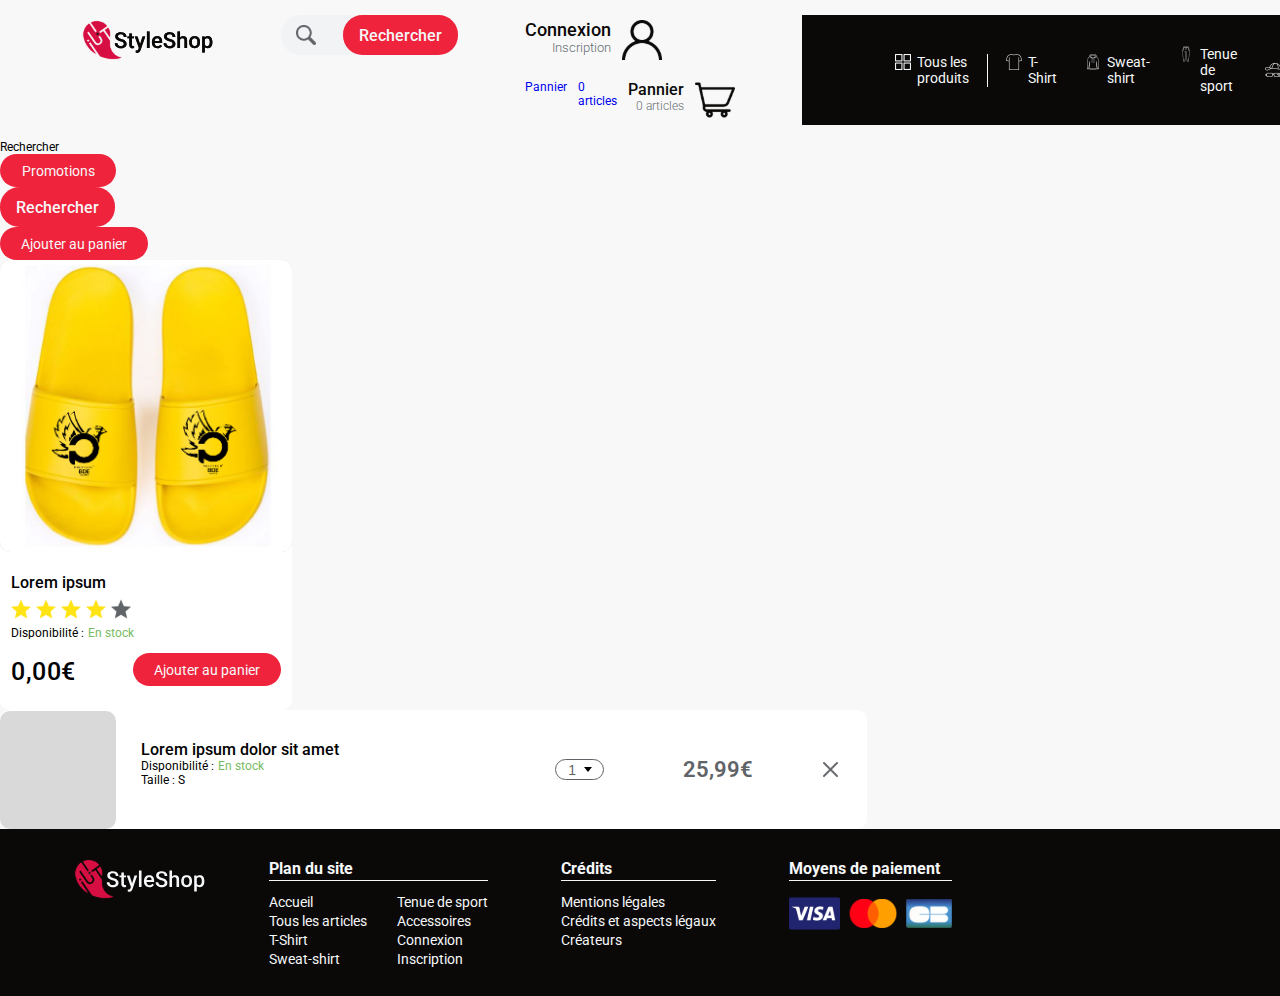
<file: components.html>
<!DOCTYPE html>
<html lang="en">
<head>
    <meta charset="UTF-8">
    <meta http-equiv="X-UA-Compatible" content="IE=edge">
    <meta name="viewport" content="width=device-width, initial-scale=1.0">
    <title>components</title>
    <link rel="stylesheet" href="./styles/variables.css">
    <link rel="stylesheet" href="./styles/general.css">
</head>
<body>
    <!-- This page is not show on the website -->
    <header>
        <div class="header-top">
            <a class="link-to-home" href="index.html"><img src="assets/images/Header-Image/logo.svg" alt="Image logo"></a>
            <label class="search-bar" for="search"><!-- Search bar -->
                <div>
                    <img alt="Image of loupe" src="assets/images/loupe.svg" class="image-loupe">
                    <input type="text" id="search" name="search" placeholder="Rechercher un article">
                </div>
                <a class="small-size button important-text" id="button-rechercher" href="#">Rechercher</a>
            </label>
            <div>
                <button class="navigation-link-header">
                    <div>
                        <span class="navigation-link-header-title">Connexion</span>
                        <span class="navigation-link-header-desc">Inscription</span>
                    </div>
                    <img alt="Image of user" src="assets/images/user.svg">
                </button>
                <a class="navigation-link-header" href="cart.html">
                    <div>
                        <span class="main-text">Pannier</span>
                        <span>0 articles</span>
                    <div id="shopping-cart-text">
                        <span class="navigation-link-header-title">Pannier</span>
                        <span class="navigation-link-header-desc">0 articles</span>
                    </div>
                    <img alt="Image of shopping cart" src="assets/images/Header-Image/panier.svg">
                </a>
            </div>
        </div>
        <div class="header-down">
            <div class="header-down-link">
                <a href="all-products.html">
                    <img src="assets/images/Header-Image/grid.svg" alt="grid">
                    <span>Tous les produits</span>
                </a>
                <img src="assets/images/Header-Image/line.svg" alt="horizontal-line" class="horizontal-line">
                <a>
                    <img src="assets/images/Header-Image/t-shirt.svg" alt="t-shirt">
                    <span>T-Shirt</span>
                </a>
                <a>
                    <img src="assets/images/Header-Image/sweatshirt.svg" alt="sweatshirt">
                    <span>Sweat-shirt </span>
                </a>
                <a>
                    <img src="assets/images/Header-Image/jogger-pants.svg" alt="jogger-pants">
                    <span>Tenue de sport</span>
                </a>
                <a>
                    <img src="assets/images/Header-Image/accessories.svg" alt="accessories">
                    <span>Accessoire</span>
                </a>
            </div>
            <a class="small-size button basic-text" href="#">Promotions</a>
        </div>
    </header>
        <!-- Search Button -->
        <div>Rechercher</div>
     </label>
    </div>
    
    <!--Buttons-->
    <a class="small-size button basic-text" href="#">Promotions</a>
    <a class="small-size button important-text" id="button-rechercher" href="#">Rechercher</a>
    <a class="medium-size button basic-text" href="#">Ajouter au panier</a>
    
    <!-- Article -->
    <div class="boite_article">
        <img class="image" src="../assets/articles/claquettes/claquettes.png" alt="Claquettes">
        <div class="bas_article">
            <div class="medium-important-text">Lorem ipsum</div>
            <div class="stars">
                <img alt="Etoile Jaune" src="assets/icons/marquer-comme-star-preferee.svg">
                <img alt="Etoile Jaune" src="assets/icons/marquer-comme-star-preferee.svg">
                <img alt="Etoile Jaune" src="assets/icons/marquer-comme-star-preferee.svg">
                <img alt="Etoile Jaune" src="assets/icons/marquer-comme-star-preferee.svg">
                <img alt="Etoile Gris" src="assets/icons/marquer-comme-star-pas-preferee.svg">
            </div>
            <div class="availablity">
                <div class="small-text">Disponibilité :</div>
                <div class="small-text green">En stock</div>
            </div>
            <div class="price-btn">
                <div class="price">0,00€</div>
                <a class="button medium-size basic-text" href="#">Ajouter au panier</a>
            </div>
        </div>
    </div>
    <!--Article panier-->
    <div class="article_rectangle big-size">
        <div class="image_article_panier small-size"></div>
        <div class="informations-article">
            <div class="dispo_rect_article">
                <div class="medium-important-text">Lorem ipsum dolor sit amet</div>
                <div class="availablity">
                    <div class="small-text">Disponibilité :</div>
                    <div class="small-text green">En stock</div>
                </div>
                <div class="small-text">Taille : S</div>
            </div>
            <div>
                <select class="quantity-size clickable">
                        <option>1</option>
                        <option>2</option>
                        <option>3</option>
                </select>
            </div>
            <div class="price2">25,99€</div>
            <div><img src="../assets/icons/cross.svg" class="cross clickable"></div>
        </div>
    </div>

    <footer>
        <img id="footer-logo" src="assets/icons/logo.svg" alt="IUTStyleShop logo">
        <!-- Sitemap -->
        <div class="footer-box-container">
            <h3 class="footer-box-title">Plan du site</h3>
            <div class="footer-box">
                <ul>
                    <li><a href="#">Accueil</a></li>
                    <li><a href="#">Tous les articles</a></li>
                    <li><a href="#">T-Shirt</a></li>
                    <li><a href="#">Sweat-shirt</a></li>
                </ul>
                <ul>
                    <li><a href="#">Tenue de sport</a></li>
                    <li><a href="#">Accessoires</a></li>
                    <li><a href="#">Connexion</a></li>
                    <li><a href="#">Inscription</a></li>
                </ul>
            </div>
        </div>
        <!-- Credit -->
        <div class="footer-box-container">
            <h3 class="footer-box-title">Crédits</h3>
            <div class="footer-box">
                <ul>
                    <li><a href="#">Mentions légales</a></li>
                    <li><a href="#">Crédits et aspects légaux</a></li>
                    <li><a href="#">Créateurs</a></li>
                </ul>
            </div>
        </div>
        <!-- Payment methods -->
        <div class="footer-box-container">
            <h3 class="footer-box-title">Moyens de paiement</h3>
            <div class="footer-box">
                <div id="payment-methods-images">
                    <img src="assets/icons/visa.svg" alt="Visa logo">
                    <img src="assets/icons/mastercard.svg" alt="Mastercard logo">
                    <img src="assets/icons/card.svg" alt="CB logo">    
                </div>
            </div>
        </div>
    </footer>
</body>
</html>
</file>
<file: styles/variables.css>
:root {
    /* Colors */
    --black: #0A0908;
    --dark-grey: #606368;
    --grey: #656D70;
    --green: #78BC61;
    --white: #F6F7F9;
    --red: #EF233C;
    --background : #F8F8F8;
    /* Fonts */
    font-size: 12px; /* Default size */
    --very-small : 1em;
    --small : 1.167em;
    --medium: 1.333em;
    --big: 1.833em;
}
</file>
<file: styles/general.css>
/* Font */
/* Roboto */
@import url('https://fonts.googleapis.com/css2?family=Roboto:ital,wght@0,100;0,300;0,400;0,500;0,700;0,900;1,100;1,300;1,400;1,500;1,700;1,900&display=swap');

/* General */
*{
    margin: 0;
    padding: 0;
    box-sizing: border-box;
}

body{
    background-color: var(--background);
    font-family: 'Roboto', sans-serif;
    min-height: 100vh;
}

main{
}

/* Header */
header{
    width: 100%;
}

/*Start search-bar*/
.search-bar{
    display: flex;
    flex-direction: row;
    justify-content: space-between;
    background-color: #F1F3F4;
    border-radius: 20px;
    align-items: center;
    flex-grow: 1;
    height: fit-content;
}

.search-bar div:first-child{
    display: flex;
    align-items: center;
    width:100%;
    gap : 12px;
    padding: 10px 15px;
}
.search-bar div:first-child input , .search-bar div:first-child input:focus {
    font-family: 'Roboto';
    display: flex;
    font-size: var(--medium);
    font-weight: 400;

    width: 100%;

    border: none;
    background: none;
    outline:  none;
}

.image-loupe{
    width: 20px;
    -webkit-user-select: none;
    user-select: none;
}

#recherche-button{
    height: 100%;

}

/*End search-bar*/


/*---------------------------navigation-link-header----------------------------------*/
.navigation-link-header-title{
    font-family: 'Roboto';
    font-weight: 500;
    font-size: var(--medium);

    color: var(--black);
}

.navigation-link-header-desc{
    font-family: 'Roboto';
    font-weight: 300;
    font-size: var(--very-small);

    color: var(--grey);
}


.link-to-home{
    background: none;
    border:none;

    -webkit-user-select: none;
    user-select: none;
    padding: 5px;
    transition: filter 0.1s;

    cursor: pointer;
}

.navigation-link-header{
    display: flex;
    flex-direction: row;
    gap: 11px;

    background: none;
    border: none;
    text-decoration:none;
    transition: filter 0.1s;
    padding: 5px;

    cursor: pointer;
}

.navigation-link-header:hover, .link-to-home:hover{
    filter: opacity(0.7);
}

.navigation-link-header:active, .link-to-home:active{
    filter: opacity(0.4);
}

.navigation-link-header div{
    display: flex;
    flex-direction: column;
    text-align: end;
}

.navigation-link-header img{
    width: 40px;
}
/* Button */

#button-rechercher{
    max-width: 114px;
    height: 40px;
    border-radius: 19.5px;
}

/*text*/
.important-text{
    font-weight: 500;
    font-size: var(--medium);
    color: var(--white);
    line-height: 19px;
}

.basic-text{
    color: var(--white);
    font-size: var(--small);
}

.produits-type-text{
    font-weight: 600;
    font-size: var(--big);
    line-height: 26px;
}

.produits-type-small-text{
    font-weight: 400;
    font-size: var(--medium);
    line-height: 19px;
}

.payment-title-text{
    font-weight: 600;
    font-size: var(--medium);
    line-height: 19px;
}

.payment-schearch-text{
    font-weight: 400;
    font-size: var(--very-small);
    line-height: 14px;
}

.payment-text{
    font-weight: 400;
    font-size: var(--small);
    line-height: 16.41px;
}

.text-weight-price{
    font-weight: 500;
}

.button{
    display: flex;
    padding: 0 16px;
    width: 100%;
    min-width: max-content;
    height: 33px;
    background-color: var(--red);
    border-radius:16.5px;
    cursor: pointer;
    justify-content: center;
    align-items: center;
    text-align: center;
    text-decoration: none;
    transition: filter 0.2s;
}
.button:hover{
    filter: brightness(0.8);
}
.button:active{
    filter: brightness(0.6);
}
.small-size{
    max-width:116px;
}
.medium-size{
    max-width:148px;
}

.big-size{
    max-width: 867px;
}

/*Article*/

.boite_article{
    display: flex;
    background: #FFFFFF;
    border-radius: 10px;
    max-width: 292px;
    width: 100%;
    flex-direction: column;
}

.boite_article .image{
    height: 292px;
    background: #D9D9D9;
    border-radius: 10px;
    margin-bottom: 7px;
    -webkit-user-select: none;
    user-select: none;
    cursor: pointer;
    object-fit: contain;
    transition: padding 0.2s;
}
.boite_article .image:hover{
    padding: 6px;
}

/*Article_panier*/
.article_rectangle{
    background: #FFFFFF;
    border-radius: 10px;
    width: 100%;
    height: 119px;
    display: flex;
    align-items: center;
}

.image_article_panier{
    background: #D9D9D9;
    border-radius: 10px;
    width:100%;
    height: 118px;
    display: flex;
    justify-content: flex-start;
    object-fit: contain;
}

.informations-article{
    display: grid;
    width: 100%;
    grid-template-columns: 1fr 17% 18% 6.5%;
    align-items: center;
    justify-content: flex-start;
}

.dispo_rect_article{
    padding-left: 25px;
    padding-top: 25px;
    padding-bottom: 38px;
    display: flex;
    flex-direction: column;
}

.clickable{
    cursor:pointer
}


.quantity-size{
    max-width: 49px;
}

.quantity-size {
    position : relative;
    appearance: none;
    background-color: transparent;
    background-image: url("data:image/svg+xml,%3Csvg xmlns='http://www.w3.org/2000/svg' width='8' height='8' viewBox='0 0 8 8'%3E%3Cpath d='M4 5L0 0h8L4 5z'/%3E%3C/svg%3E");
    background-repeat: no-repeat;
    background-position-x: calc(100% - 30%);
    background-position-y: 60%;
    border: none;
    -webkit-appearance: none;
    -moz-appearance: none;
    height: 21px;
    width: 100%;
    padding: 2px 8px 3px 12px;
    border: 1px solid var(--dark-grey);
    border-radius: 10.5px;
    font-weight: 400;
    font-size: var(--small);
    line-height: 16px;
    color: var(--dark-grey);
    outline: none;
    transition: 0.2s border;
}


.quantity-size:hover {
    border: 1px solid var(--red);
}

.price2{
    font-weight: 600;
    font-size: var(--big);
    line-height: 26px;
    color: var(--dark-grey);
}

.cross{
    margin: 0 25px 0 auto;
    display: flex;
    align-items:center;
    justify-content: center;
    padding: 5px;
}
.cross:hover{
    filter: invert(15%) sepia(100%) saturate(4162%) hue-rotate(347deg) brightness(114%) contrast(87%);
}
/*-------------------------------------------------------------*/

.header-down{
    background-color: var(--black);
    display: flex;
    flex-direction: row;
    justify-content: space-between;
    align-items: center;
    gap: 6px;
    padding: 1px 77px 1px 77px;
}


.header-down-link{
    display: flex;
    flex-direction: row;
    gap: 8px;
    align-items: center;
    padding: 6px;
}

.header-down div a{
    background: none;
    border: none;

    display: flex;
    flex-direction: row;
    padding: 10px;
    gap: 6px;

    text-decoration:none;
    transition: filter 0.1s;

    cursor: pointer;
}

.header-down div a:hover{
    filter: brightness(0.8)
}

.header-down div a:active{
    filter: brightness(0.6)
}



.header-down div a span{
    color: var(--white);

    font-family: 'Roboto';
    font-weight: 400;
    font-size: var(--small);
}

.header-down div a img{
    height: 16px;
    width: 16px;
}

.horizontal-line{
    height : 33px;
}

/*-------------------------------------------------------------*/

.header-top{
    display: flex;
    flex-direction: row;
    gap: 62px;

    padding: 15px 64px 15px 77px;
    
}

.header-top div:last-child{
    display: flex;
    flex-direction: row;
    gap: 8px;
}


.medium-important-text{
    font-size: var(--medium);
    font-weight: 500;
    cursor: pointer;
    width: max-content;
    transition: color 0.1s; 
}
.medium-important-text:hover{
    color: var(--red);
}

.bas_article{
    padding-left: 11px;
    padding-right: 11px;
    padding-top: 14px;
    padding-bottom: 24px;
    display: flex;
    flex-direction: column;
    gap: 7px;
}

.stars{
    gap: 5px;
    display: flex;
    flex-direction: row;
    align-items: center;
}
.stars img{
    -webkit-user-select: none;
    user-select: none;
}

.availablity{
    display: flex;
    flex-direction: row;
    gap: 4px;;
}

.price{
    font-weight: 500;
    font-size: 25px;
    line-height: 29px;
    letter-spacing: 0.02em;
}

.green{
    color: var(--green);
}

.grey{
    color:var(--grey)
}

.dark-grey{
    color:var(--dark-grey);
}

.price-btn{
    margin-top: 6px;
    display: flex;
    flex-direction: row;
    align-items: end;
    gap: 57px;
}

/* Section title and header-products */
#header-products{
    display: flex;
    flex-direction: row;
    justify-content: space-between;
}
.header-products-btn{
    display: flex;
    text-decoration: none;
    gap: 7px;
    align-items: center;
    font-size: var(--medium);
    color: var(--black);
    text-align: end;
    transition: filter 0.2s;
}
.header-products-btn:hover{
    filter: invert(43%) sepia(13%) saturate(211%) hue-rotate(150deg) brightness(94%) contrast(90%);
}

.section-title{
    display: flex;
    flex-direction: column;
}
.section-title-name{
    font-size: var(--big);
    font-weight: 500;
    width: max-content;
}
.section-title-results{
    font-size: var(--small);
}

/* Footer */
footer{
    padding: 30px 74px;
    background-color: var(--black);
    display: flex;
    color: var(--white);
    width: 100%;
    bottom: 0;
    gap: 4.69%;
}
#footer-logo{
    align-self: baseline;
}
.footer-box-container{
    margin: 0 10px;
    width: max-content;
}
.footer-box-title{
    font-size: var(--medium);
    font-weight: medium;
    margin-bottom: 2px;
}
.footer-box{
    display: flex;
    flex-flow: row nowrap;
    justify-content: space-between;
    align-items: center;
    border-top: 1px solid var(--white);
    padding-top: 7px;  
    gap: 30px;
}
.footer-box ul{
    gap: 5px;
    display: flex;
    flex-direction: column;
    margin-top: 7px;
}
.footer-box li{
    list-style: none;
    width: 100%;
    display: flex;
    line-height: var(--small);
}
.footer-box li a{
    font-size: var(--small);
    text-decoration: none;
    color: var(--white);
    width: 100%;
    white-space: nowrap;
}
.footer-box li a:hover{
    text-decoration: underline;
}
#payment-methods-images{
    display: flex;
    flex-direction: row;
    align-items: center;
    gap: 7px;
}
/* max-width: 1005px Footer */
@media screen and (max-width: 1005px) {
    footer{
        padding: 30px 5%;
        gap: 0;
        justify-content: space-between;
    }
}

/* Media Queries Mobile */
@media screen and (max-width: 768px) {
    /* Header */
    .header-top{
        flex-direction: row;
        flex-wrap: wrap;
        gap: 15px;
        padding: 10px 15px;
    }
    .header-down{
        padding: 0;
        overflow-x: scroll;
    }
    .header-down a {
        width: max-content;
    }
    .header-down img{
        display: none;
    }
    #shopping-cart-text{
        display: none;
    }
    .navigation-link-header{
        gap: 5px;
    }
    .search-bar{
        order: 3;
    }
    .link-to-home{
        height: 40px;
        width: max-content;
    }
    .link-to-home img{
        height: 100%;
    }
    .header-top div:last-child{ 
        margin: 0 0 0 auto;
        height: 40px;
        gap: 0;
    }
    .navigation-link-header img{
        height: 100%;
    }
    .navigation-link-header-title{
        font-size: var(--small);
    }
    .navigation-link-header-desc{
        font-size: var(--very-small);
    }
    /* Footer */
    footer{
        gap: 25px;
        flex-wrap: wrap;
        justify-content: flex-start;
    }
    /* Products title */
    .header-products-btn{
        font-size: var(--very-small);
    }
    .section-title-name{
        font-size: var(--medium);
    }
    .section-title-results{
        font-size: var(--very-small);
    }
}
</file>
<file: styles/homePage.css>
/* Header */
header{
    margin-bottom: 12px;
}

/* bestsellers-section */
#bestsellers-section{
    margin: 39px auto 107px auto;
    padding: 0 25px;
    max-width: 1124px;
}


/* Products */
#products{
    display: flex;
    flex-direction: row;
    flex-wrap: wrap;
    margin-top: 15px;
    gap: 20px 7%;
}

/* Mobile */
@media screen and (max-width: 768px) {
    #products{
        justify-content: center;
    }
}
</file>
<file: styles/carousel.css>
/* Carousel */
.carousel{
    width: 100%; /* width of the parent element */
    height: 343px; /* height of the parent element */
    display: flex;
    justify-content: center;
    align-items: center;
    overflow: hidden;
    position: relative;
    -webkit-user-select : none;
    user-select: none;
}
/* Images */
.carousel-images{
    width: 100%;
    height: 100%;
    display: flex;
    transition: transform 0.5s;
}
.carousel-images img{
    min-width: 100%;
    object-fit: cover;
    object-position: center;
}
/* Buttons */
.prev, .next{
    position: absolute;
    z-index: 1;
    width: 50px;
    height: 50px;
    cursor: pointer;
    padding: 10px;
    border-radius: 50%;
    transition: background-color 0.1s;
    /* FILTER TO CHANGE BUTTON COLOR */
    filter: none;
}

.prev:hover, .next:hover{
    /* HOVER COLOR */
    background-color: rgba(156, 150, 150, 0.682); 
}

.prev img, .next img{
    width: 100%;
    height: 100%;
    object-fit: contain;
    object-position: center;
    transition: all 0.5s ease-in-out;
}
.prev{
    left: 0.5%;
    transform: rotate(90deg);
}
.next{
    right: 0.5%;
    transform: rotate(-90deg);
}
</file>
<file: styles/all-products.css>
/* Main */
main{
    margin: 45px 77px 94px 77px;
    display: flex;
    flex-direction: row;
    justify-content: space-between;
    gap: 54px;
    min-height: 56.3vh;
}

/* sort-order (Select/otpion) */
#sort-order{
    -webkit-appearance: none;
    appearance: none;
    background-image: url("../assets/icons/arrow-all-products.svg");
    background-repeat: no-repeat;
    background-position: right center;
    background-size: 16px 16px;  
    padding-right: 20px;
    background-color: transparent;
    border: none;
    outline: none;
    text-align-last: right;    
    color: var(--dark-grey);
    font-size: var(--medium);
    cursor: pointer;
    transition: 0.2s filter;
    width: auto;
}
#sort-order:hover{
    filter: opacity(0.7);
}

/* articles */
#articles-part{
    display: flex;
    flex-direction: column;
    width: 100%;
    max-width: 1285px;
}

/* products-section */
#products-section{
    margin-top: 16px;
    display: flex;
    flex-direction: row;
    flex-wrap: wrap;
    gap: 38px;
    width: 100%;
}

/* filter-section */
.filter-container{
    margin-bottom: 27px;
}
#price-slider .range_container{
    margin-top: 11px;
}
#filter-section{
    display: flex;
    flex-direction: column;
    max-width: 280px;
    width: 100%;
    margin-top: 28px;
}
#filter-section-title{
    font-size: var(--big);
    font-weight: 500;
    margin-bottom: 17px;
    display: flex;
    align-items: center;
    justify-content: space-between;
}
.filter-title{
    text-transform: uppercase;
    color: var(--dark-grey);
    font-size: var(--medium);
    margin-bottom: 11px;
    display: block;
}

.range_container {
    display: flex;
    flex-direction: column;
}
  
  .sliders_control {
    position: relative;
  }
  
  .form_control {
    position: relative;
    display: flex;
    justify-content: space-between;
    font-size: 24px;
    color: #635a5a;
  }
  
  input[type=range]::-webkit-slider-thumb {
    -webkit-appearance: none;
    pointer-events: all;
    width: 16px;
    height: 16px;
    background-color: var(--red);
    border-radius: 50%;
    cursor: pointer;
    transition: filter 0.2s;
  }
  input[type=range]::-webkit-slider-thumb:hover {
    filter: brightness(0.8);
  }


  input[type="range"] {
    -webkit-appearance: none; 
    appearance: none;
    height: 5px;
    width: 100%;
    position: absolute;
    background-color: #FFC1C1;
    pointer-events: none;
    border-radius: 3px;
  }
  
  #fromSlider {
    height: 0;
    z-index: 1;
    margin-top: 3px;
  }

/* range-values */
#range-values{
    display: flex;
    flex-direction: row;
    justify-content: space-between;
    margin-top: 13px;
    font-size: var(--small);
    color: var(--red);
    font-weight: 500;
}
#range-values span::after{
    content: "€";
}

/* product-type */
#product-type li{
    list-style: none;
    margin-bottom: 9px;
    display: flex;
    align-items: center;
}
#product-type label{
  margin-left: 9px;
  font-size: var(--small);
  color: var(--dark-grey);
  cursor: pointer;
}

#product-type input[type="checkbox"]{
    -webkit-appearance: none;
    appearance: none;
    width: 22px;
    height: 22px;
    border-radius: 3px;
    cursor: pointer;
    transition: 0.2s filter;
    border: 1px solid var(--dark-grey);
    transition: 0.2s background-color, 0.2s border;
}
#product-type input[type="checkbox"]:checked{
    background-color: var(--red);
    border: 1px solid var(--red);
    background-image: url("../assets/icons/checkbox-cross.svg");
    background-repeat: no-repeat;
    background-position: center;
}
#product-color li{
    list-style: none;
    margin-bottom: 9px;
    display: flex;
    align-items: center;
    width: min-content;
    padding-right: 7px;
    border-radius: 14px;
}
#product-color label{
  padding-left: 9px;
  font-size: var(--small);
  color: var(--dark-grey);
  cursor: pointer;
}

#product-color input[type="checkbox"]{
    -webkit-appearance: none;
    appearance: none;
    width: 22px;
    height: 22px;
    border-radius: 50%;
    cursor: pointer;
    border: 1px solid var(--dark-grey);
}

#product-color li{
    border: 4px solid transparent;
    margin-bottom: 1px;
}
#product-color li:has(input[type="checkbox"]){
    transition: 0.2s background-color, 0.2s border;
}
#product-color li:has(input[type="checkbox"]:checked){
    background-color: var(--red);
    border: 4px solid var(--red);
    color: var(--white);
}
#product-color li:has(input[type="checkbox"]:checked) label{
    color: var(--white);
}


input#red{
    background-color: var(--red);
}
input#green{
    background-color: #78BC61;
}
input#blue{
    background-color: #15A7D6;
}
input#white{
    border: 1px solid var(--dark-grey);
    background-color: #FFFFFF;
}
input#black{
    background-color: #000000;
}

/* Mobile */
@media screen and (max-width: 768px) {
    /* Main */
    main{
        flex-direction: column-reverse;
        margin: 39px auto 107px auto;
        padding: 0 25px;
        max-width: 1124px;
        gap: 0;
    }
    #filter-section{
        max-width: none;
    }
    #products-section{
        justify-content: center;
    }

    #filter-section-title::after{
        content: "";
        display: inline-flex;
        width: 30px;
        height: 30px;
        background-image: url("../assets/icons/arrow.png");
        background-repeat: no-repeat;
        background-position: center;
        background-size: 50%;
        background-color: var(--red);
        border-radius: 50%;
        cursor: pointer;
    }
}
</file>
<file: styles/cart.css>
/* General */

.sections-panier{
    display: flex;
    flex-direction: column;
    margin: 45px auto 45px auto;
    min-height: 65.7vh;
    max-width: 1434px;
    padding: 0 77px;
}

.box-cart{
    display: flex;
    gap: 38px;
    flex-direction: row;
    justify-content: flex-end;
}

.articles-payment-box{
    display: flex;
    gap : 38px;
    justify-content: space-between;
}



.all-articles{
    display: flex;
    flex-direction: column;
    gap: 14px;
    width: 100%;
}

.title-informations-cart{
    display: grid;
    grid-template-columns: 64% 14% 17% 1fr;
}

.payment-size{
    max-width: 381px;
}

.payment{
    background-color: white;
    padding: 24px 30px;
    display: flex;
    flex-direction: column;
    border-radius: 10px;
    width: 100%;
    height: max-content;
}

.line{
    height: 1px;
    width: 100%;
    border: 1px solid var(--background);
}

.first-section-payment{
    padding: 0 0 16px 0;
    display: flex;
    flex-direction: column;
    align-items: flex-start;
    gap: 3px;
}

.second-section-payment{
    padding: 17px 0 16px 0;
    display: flex;
    flex-direction: column;
    align-items: flex-start;
    gap: 13px;
}

.third-section-payment{
    padding : 13px 0 16px 0; 
    display: flex;
    flex-direction: column;
    align-items: flex-start;
    gap: 9px;
}

.boite-code-promo{
    display: flex;
    width: 100%;
    border-radius:18px;
    background-color: #F1F3F4;
}

.code-promo{
    font-family: 'Roboto';
    display: flex;
    font-size: var(--very-small);
    line-height: 14.06px;
    font-weight: 400;
    padding: 11px 20px 11px;

    width: 100%;

    border: none;
    background: none;
    outline:  none;
}

.text-espace{
    display: flex;
    justify-content: space-between;
    width: 100%;
}

.final-section-payment{
    display: flex;
    flex-direction: column;
    padding: 13px 0 30px 0;
}

/* Mobile */
@media screen and (max-width: 1100px) {
    .sections-panier{
        margin: 39px auto 107px auto;
        padding: 0 25px;
    }
    .articles-payment-box{
        flex-direction: column;
    }
    .payment-size{
        max-width: none;
    }
    .big-size{
        max-width: none;
    }
    .produits-type-small-text{
        font-size: var(--very-small);
    }
    .medium-important-text{
        font-size: var(--small);
    }
    .article_rectangle{
        height: 100px;
    }
    .image_article_panier{
        width: 117px;
        height: 100px;
    }
    .dispo_rect_article{
        padding-left: 15px;
    }
    .price2{
        font-size: var(--medium);
    }
}
</file>
